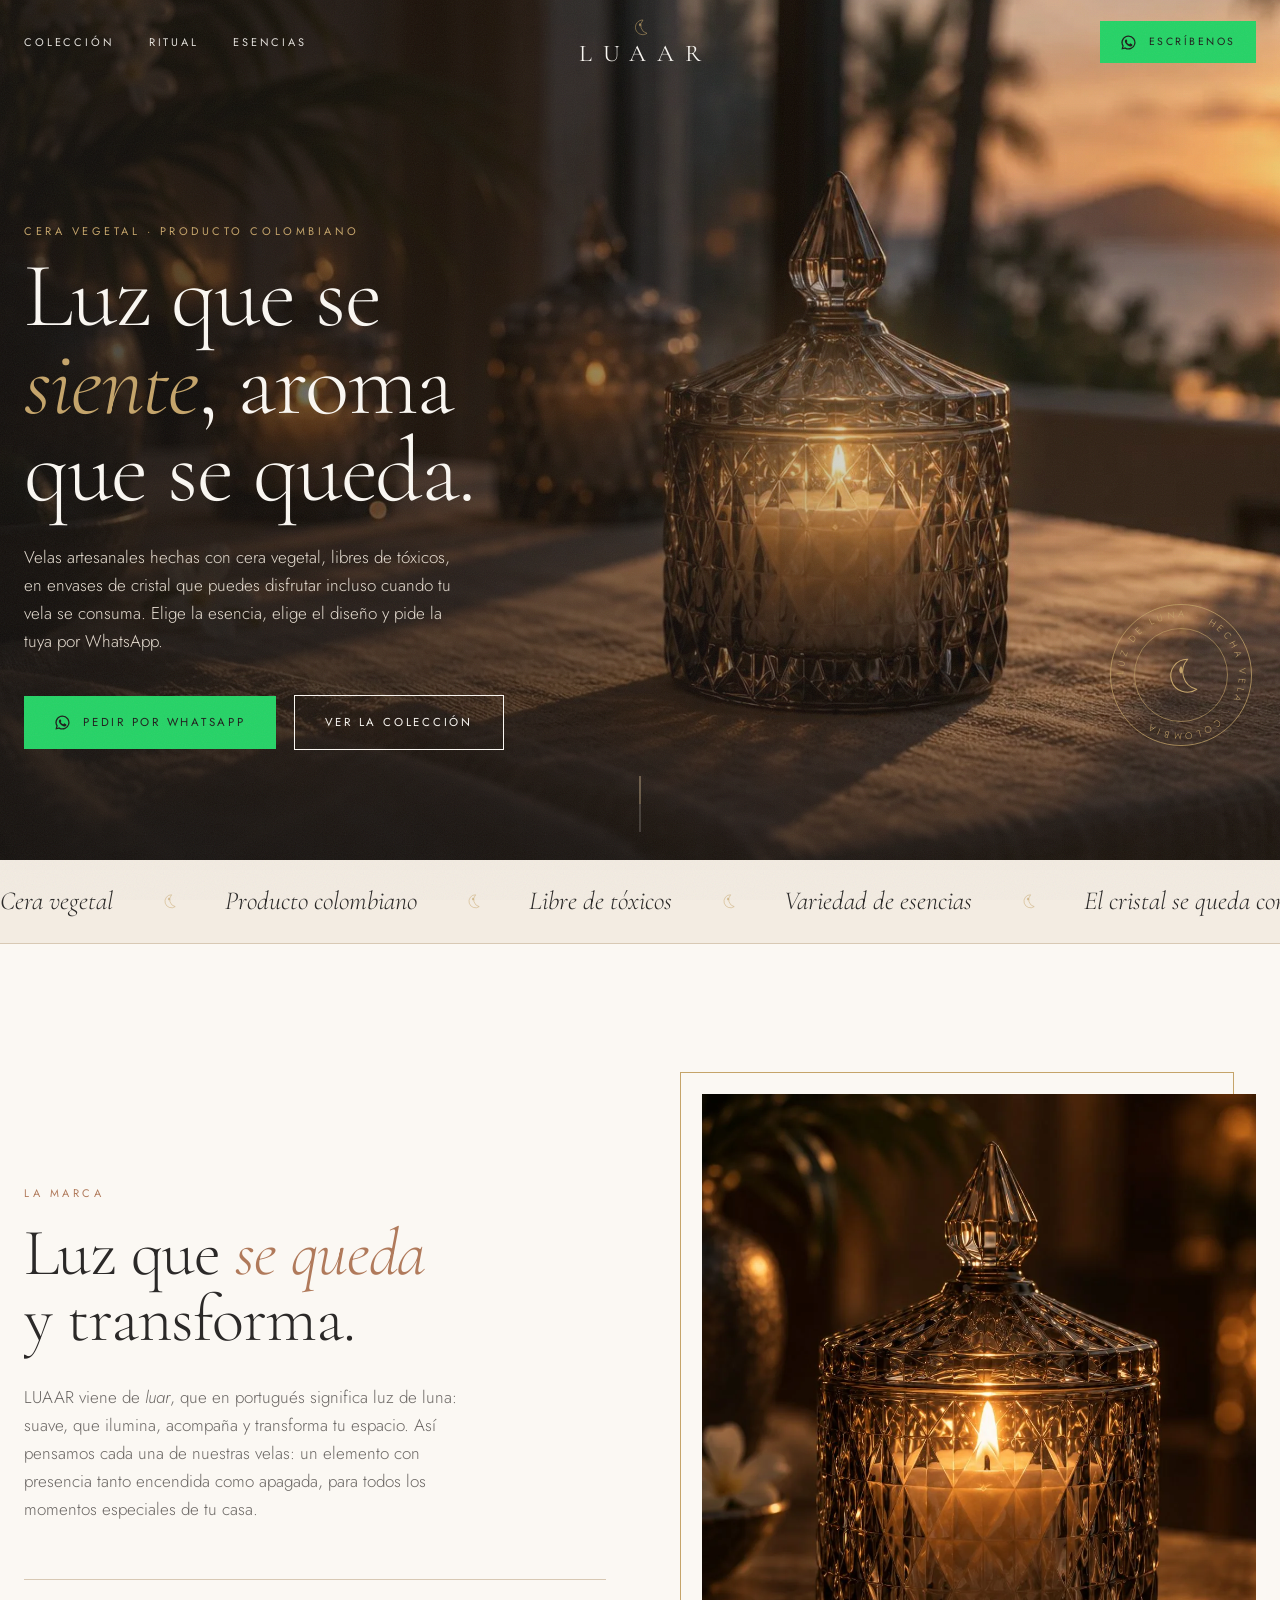
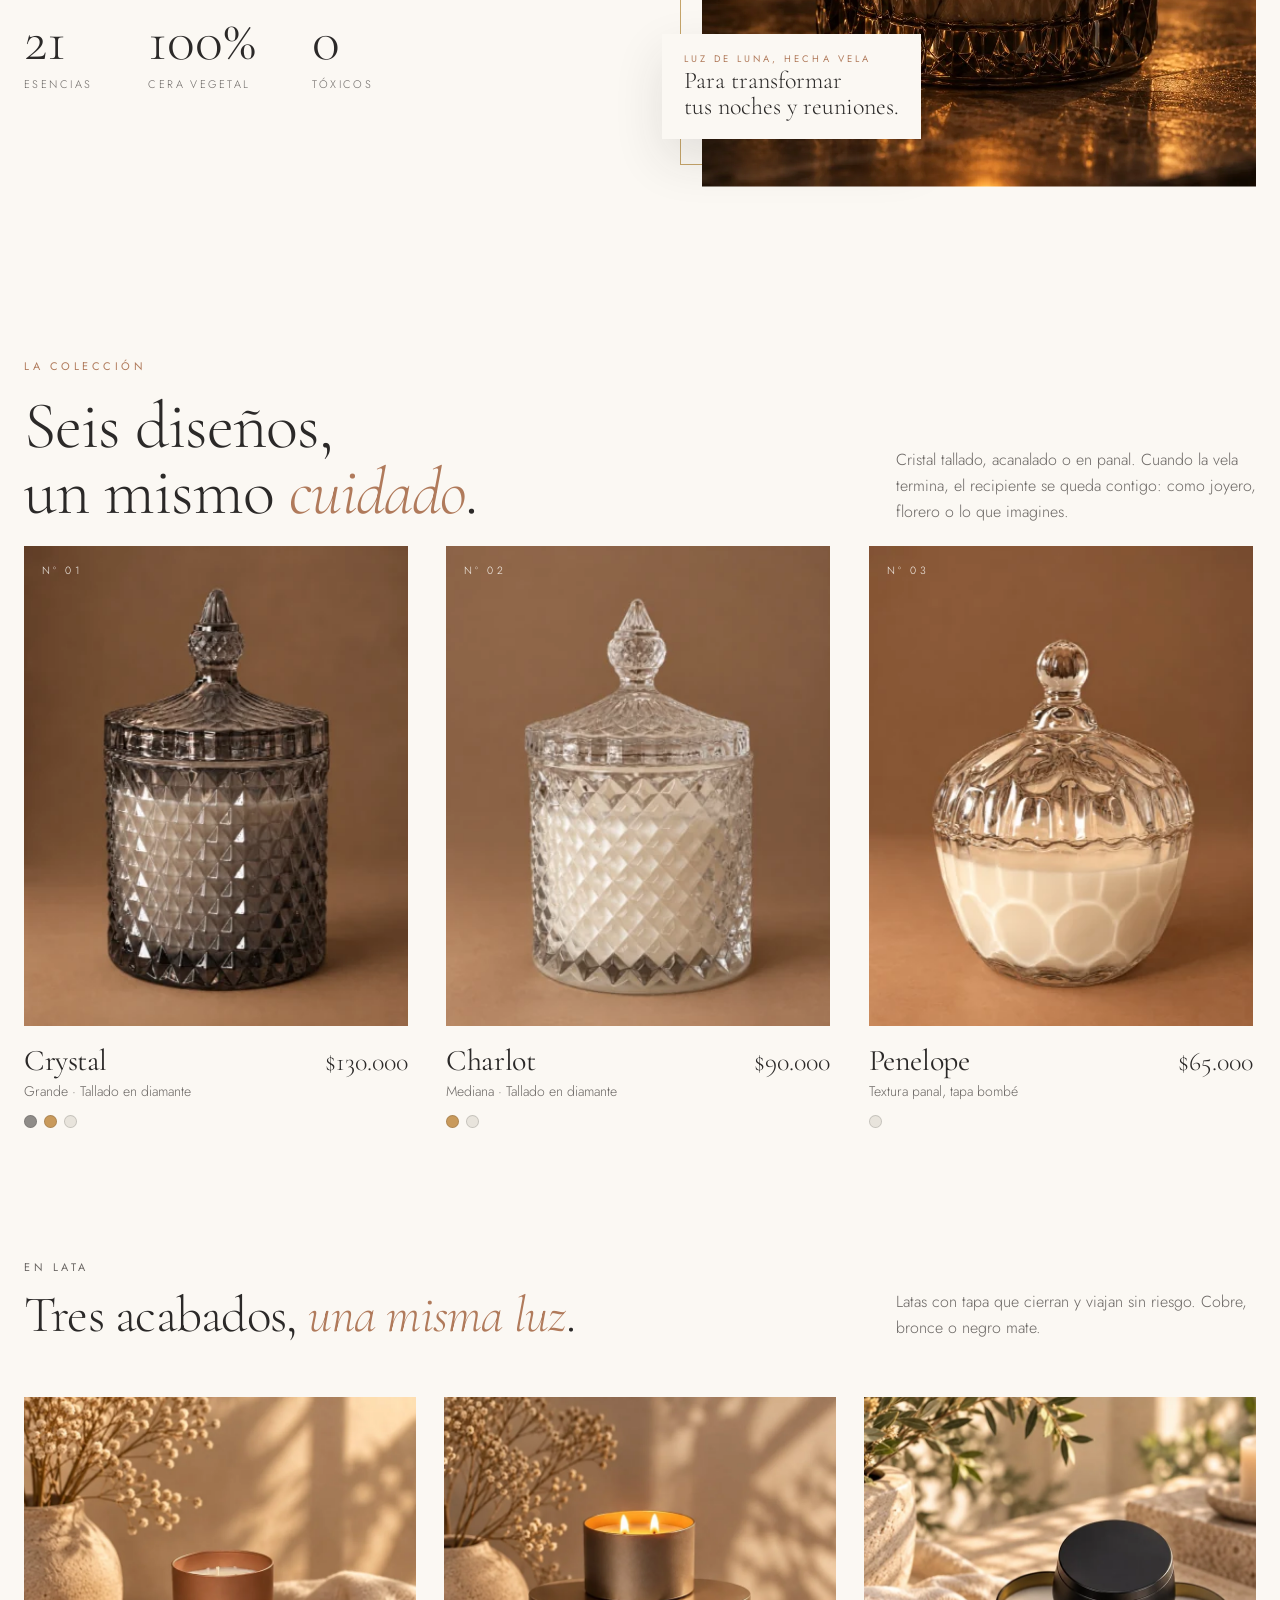
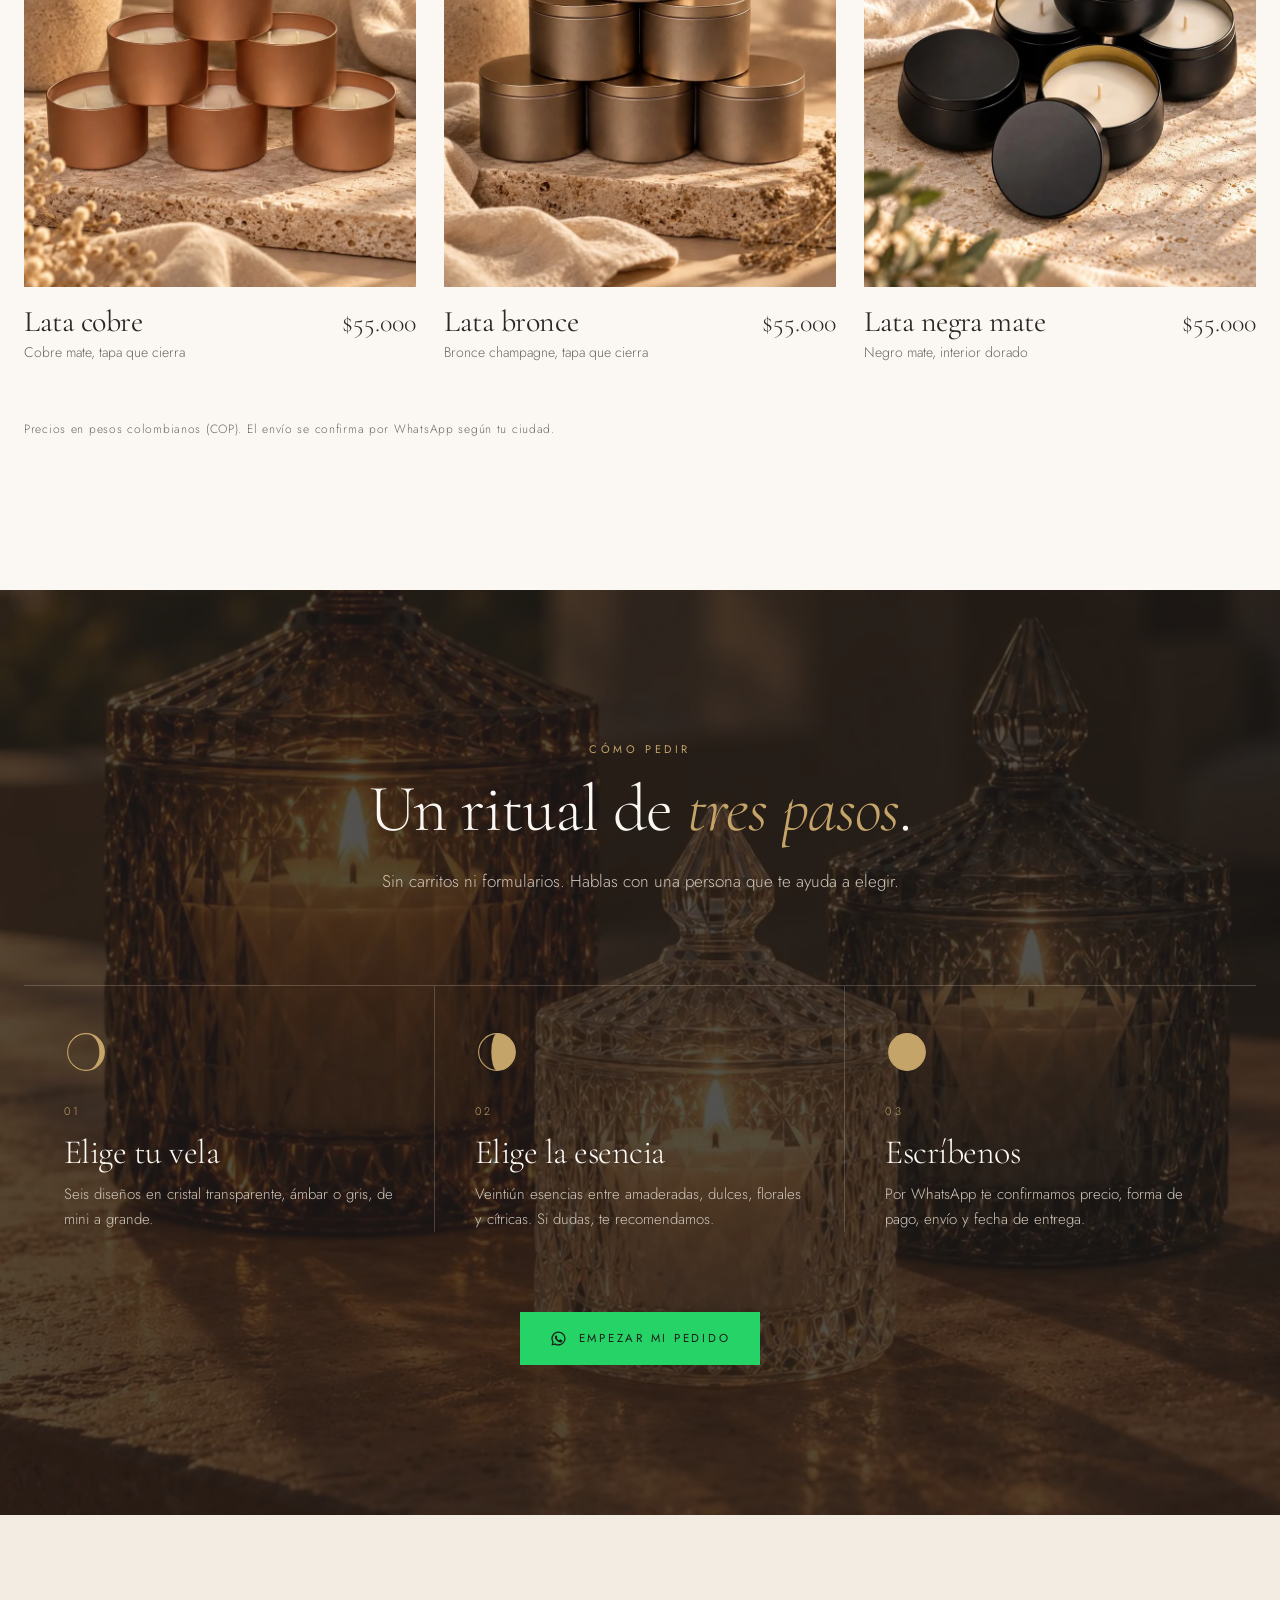
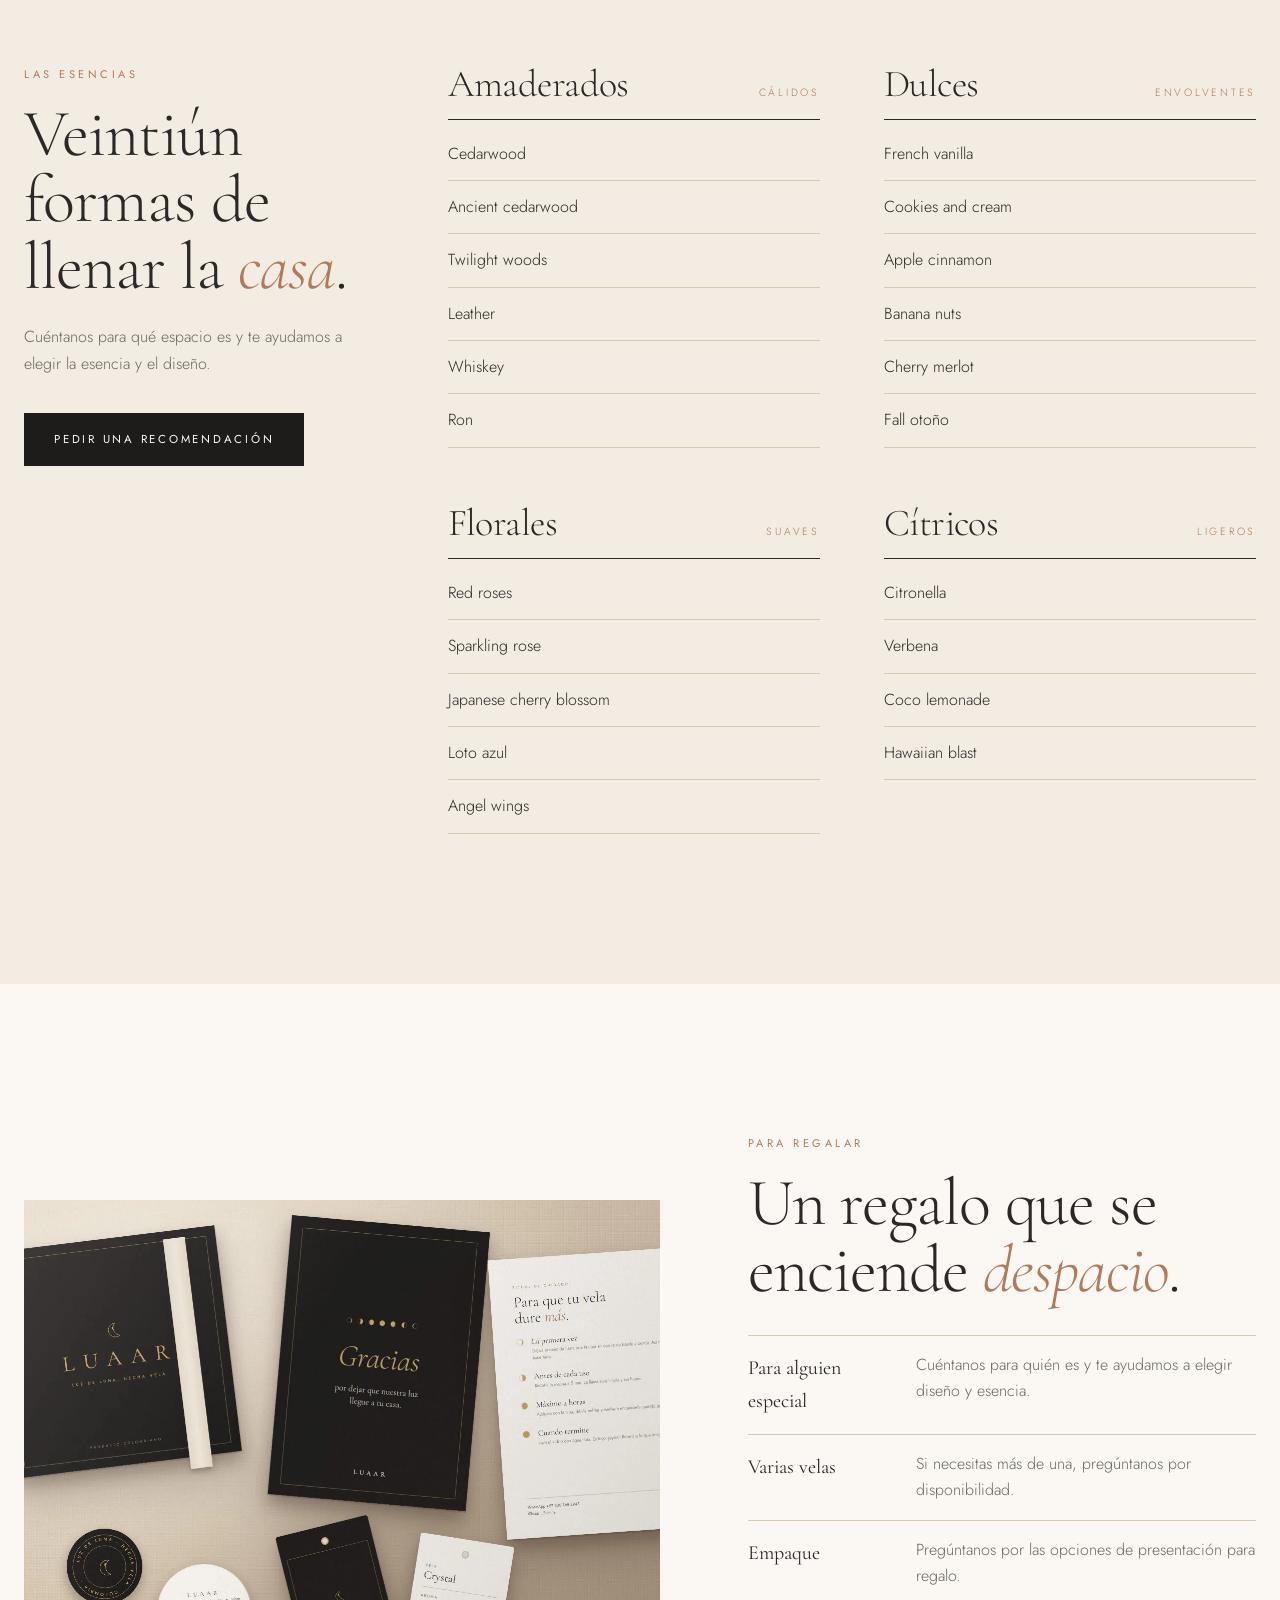
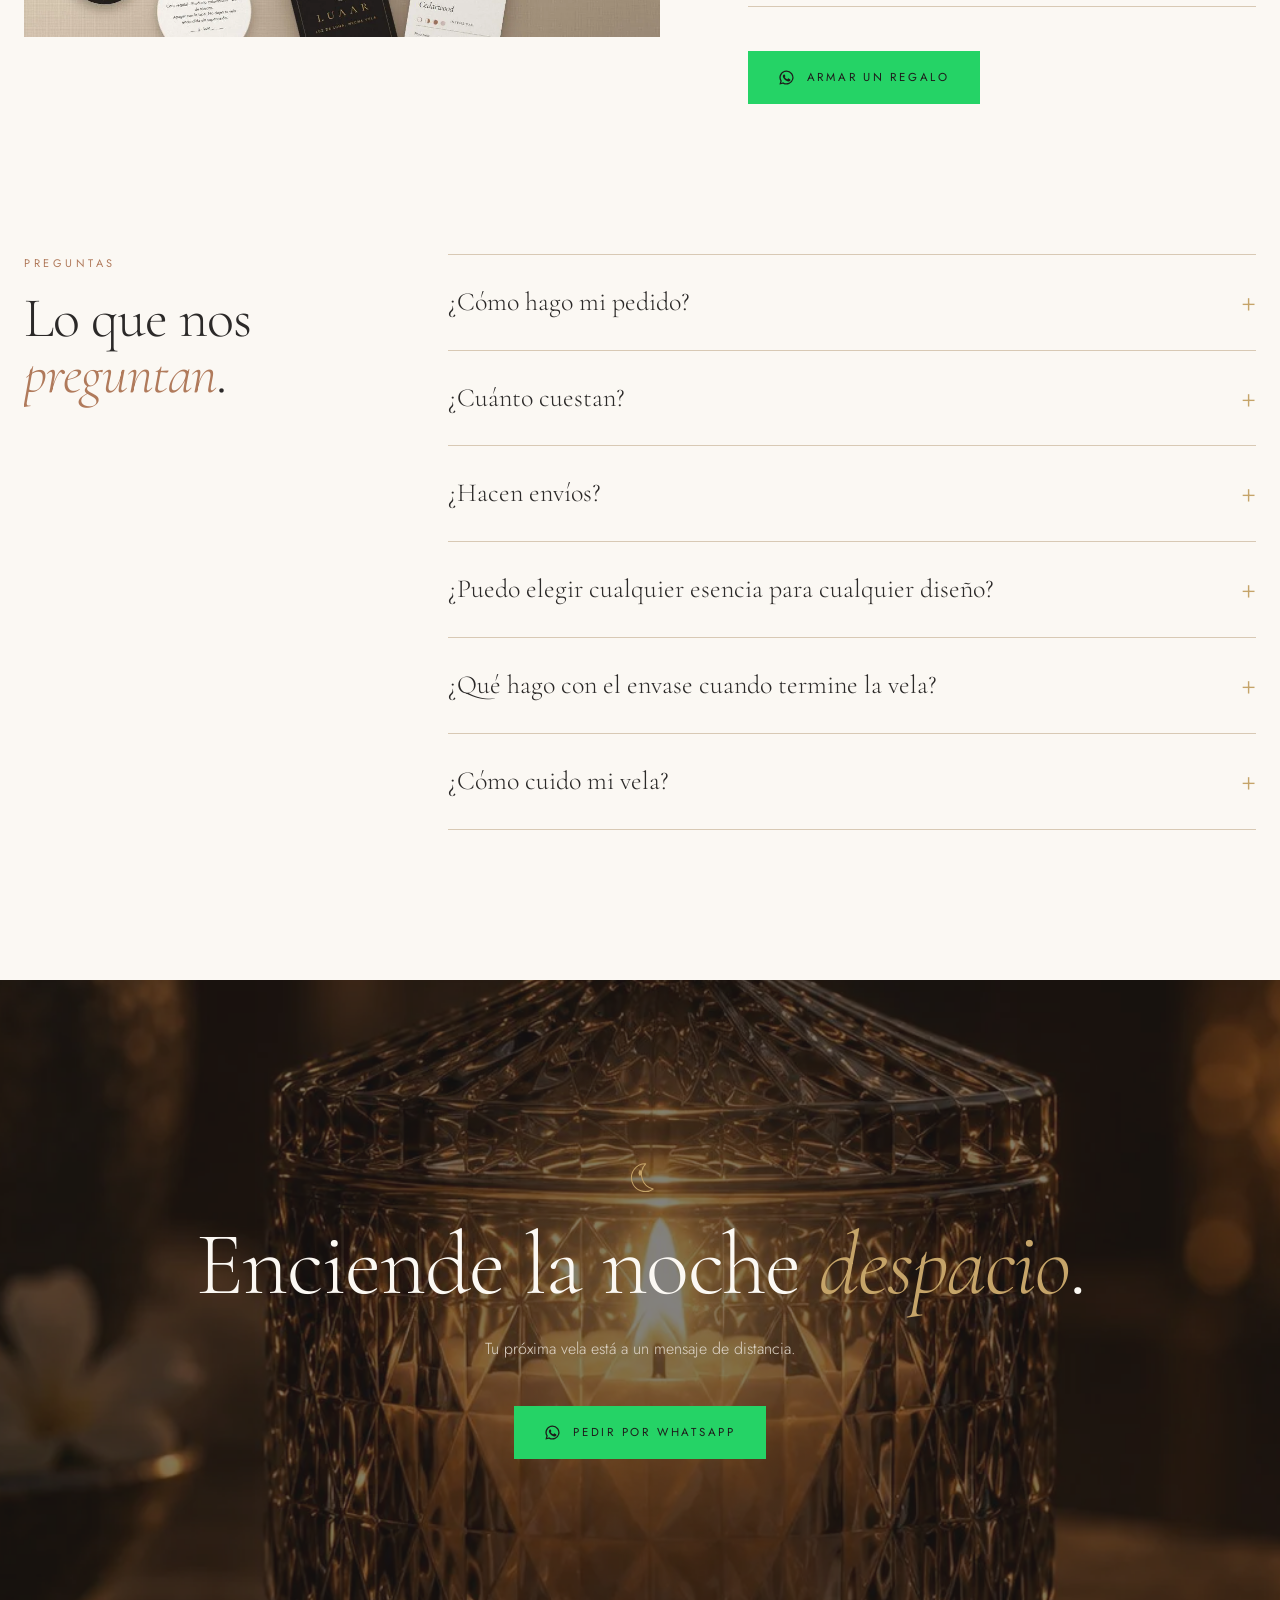
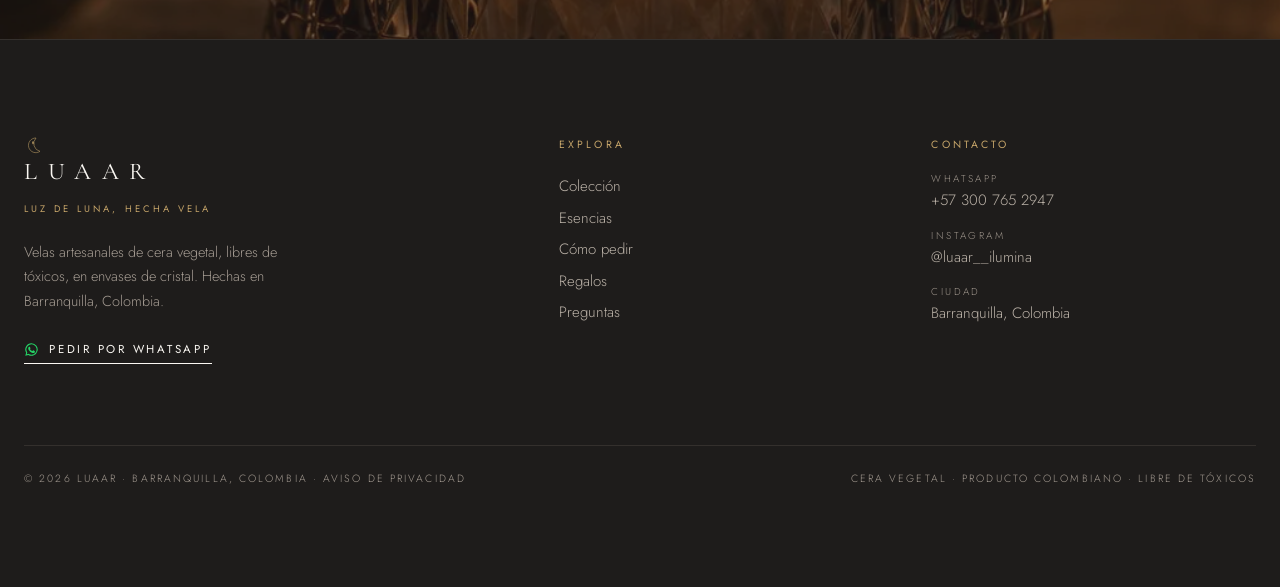
<file: index.html>
<!doctype html>
<html lang="es">
<head>
<meta charset="utf-8">
<meta name="viewport" content="width=device-width, initial-scale=1">
<title>LUAAR · Velas artesanales de cera vegetal en cristal</title>
<meta name="description" content="Velas artesanales de cera vegetal, libres de tóxicos, en envases de cristal. Elige la esencia y el diseño, y pide la tuya por WhatsApp.">
<meta property="og:locale" content="es_CO">
<meta name="twitter:card" content="summary_large_image">
<meta property="og:title" content="LUAAR · Luz de luna, hecha vela">
<meta property="og:description" content="Velas artesanales de cera vegetal en envases de cristal. Hechas en Barranquilla, Colombia.">
<script>document.documentElement.className+=" js";</script>
<link rel="canonical" href="https://luaarilumina.com/">
<meta property="og:url" content="https://luaarilumina.com/">
<meta property="og:image" content="https://luaarilumina.com/img/og-luaar.jpg">
<meta property="og:image:width" content="1200">
<meta property="og:image:height" content="630">
<meta property="og:image:alt" content="LUAAR, luz de luna hecha vela: logo sobre una vela encendida">
<meta name="twitter:image" content="https://luaarilumina.com/img/og-luaar.jpg">
<meta property="og:type" content="website">
<link rel="icon" href="data:image/svg+xml,%3Csvg xmlns=%22http://www.w3.org/2000/svg%22 viewBox=%220 0 54 54%22%3E%3Cpath d=%22M36 6a22 22 0 1 0 12 40A24 24 0 0 1 36 6z%22 fill=%22none%22 stroke=%22%23C5A469%22 stroke-width=%223%22/%3E%3C/svg%3E">
<link rel="apple-touch-icon" href="img/icono-180.png">
<link rel="icon" type="image/png" sizes="192x192" href="img/icono-192.png">
<meta name="theme-color" content="#1E1C1B">
<link rel="preconnect" href="https://fonts.googleapis.com">
<link rel="preconnect" href="https://fonts.gstatic.com" crossorigin>
<link href="https://fonts.googleapis.com/css2?family=Cormorant+Garamond:ital,wght@0,300;0,400;0,500;1,300;1,400&family=Jost:wght@300;400;500&display=swap" rel="stylesheet">
<style>
:root{--luna:#FBF8F3;--crema:#F3ECE2;--arena:#D8C9B4;--dorado:#C5A469;--brasa:#B07A5B;--humo:#6B6764;--noche:#2B2928;--tinta:#1E1C1B;--wa:#25D366;
  --serif:'Cormorant Garamond',Georgia,serif;--sans:'Jost',Arial,sans-serif;--ease:cubic-bezier(.2,.7,.2,1)}
*{box-sizing:border-box;margin:0;padding:0}
html{scroll-behavior:smooth}
section[id]{scroll-margin-top:96px}
body{font-family:var(--sans);font-weight:300;color:var(--noche);background:var(--luna);line-height:1.65;-webkit-font-smoothing:antialiased;overflow-x:hidden;overflow-x:clip}
/* scroll suave (Lenis) */
html.lenis,html.lenis body{height:auto}.lenis.lenis-smooth{scroll-behavior:auto!important}.lenis.lenis-stopped{overflow:hidden}
a{color:inherit;text-decoration:none}
img{display:block;max-width:100%}
.wrap{width:min(1280px,calc(100% - 48px));margin:0 auto}
/* grano */
body::after{content:"";position:fixed;inset:0;pointer-events:none;z-index:999;opacity:.07;background-image:url("data:image/svg+xml;utf8,<svg xmlns='http://www.w3.org/2000/svg' width='200' height='200'><filter id='n'><feTurbulence type='fractalNoise' baseFrequency='.9' numOctaves='2' stitchTiles='stitch'/></filter><rect width='100%' height='100%' filter='url(%23n)'/></svg>")}
.cap{font-size:11px;letter-spacing:.32em;text-transform:uppercase;font-weight:400}
.gold{color:var(--brasa)}.dk .gold,.hero .gold,.end .gold,footer .gold{color:var(--dorado)}
.serif{font-family:var(--serif);font-weight:300}
h1,h2,h3{font-family:var(--serif);font-weight:300;letter-spacing:-.015em;line-height:1}
h2{font-size:clamp(40px,5.2vw,76px)}
em{font-style:italic;color:var(--brasa)}
.dk em{color:var(--dorado)}
.sym{display:inline-block;width:20px;height:20px;vertical-align:middle}
.sym svg,.seal svg,.ph svg{width:100%;height:100%;display:block}

/* botones */
.btn{position:relative;display:inline-flex;align-items:center;gap:12px;padding:17px 30px;font-size:11.5px;letter-spacing:.24em;text-transform:uppercase;font-weight:400;overflow:hidden;transition:color .4s var(--ease)}
.btn span,.btn svg{position:relative;z-index:1}
.btn::before{content:"";position:absolute;inset:0;transform:translateY(101%);transition:transform .5s var(--ease)}
.btn:hover::before{transform:none}
.btn svg{width:17px;height:17px;fill:currentColor}
.btn-wa{background:var(--wa);color:var(--tinta)}.btn-wa:hover{color:#fff}.btn-wa::before{background:var(--tinta)}
.btn-ln{border:1px solid currentColor}.btn-ln::before{background:var(--luna)}.btn-ln:hover{color:var(--tinta)}
.btn-dk{background:var(--tinta);color:var(--luna)}.btn-dk::before{background:var(--brasa)}
.lnk{display:inline-flex;align-items:center;gap:10px;font-size:11.5px;letter-spacing:.24em;text-transform:uppercase;font-weight:400;padding-bottom:6px;background:linear-gradient(currentColor,currentColor) 0 100%/100% 1px no-repeat;transition:background-size .5s var(--ease)}
.lnk:hover{background-size:30% 1px}
.lnk svg{width:15px;height:15px;fill:var(--wa)}

/* header */
header{position:fixed;inset:0 0 auto;z-index:50;color:var(--luna);transition:background .4s,color .4s,box-shadow .4s}
header.solid{background:rgba(251,248,243,.94);-webkit-backdrop-filter:blur(12px);backdrop-filter:blur(12px);color:var(--noche);box-shadow:0 1px 0 var(--arena)}
header .wrap{display:grid;grid-template-columns:1fr auto 1fr;align-items:center;height:84px}
header nav{display:flex;gap:34px}
header nav a{font-size:11px;letter-spacing:.26em;text-transform:uppercase;font-weight:400;opacity:.9}
header nav a:hover{opacity:1;color:var(--dorado)}
.logo{display:flex;flex-direction:column;align-items:center;gap:6px}
.logo .sym{width:18px;height:18px}
.logo b{font-family:var(--serif);font-weight:400;font-size:24px;letter-spacing:.44em;padding-left:.44em;line-height:1}
header .r{justify-self:end}
header .btn{padding:12px 20px;font-size:10.5px}

/* hero */
.hero{position:relative;display:flex;min-height:min(100vh,980px);color:var(--luna);overflow:hidden;background:var(--tinta)}
.hero .bg{position:absolute;inset:-4%;background:url(img/ambiente-hero.webp) 62% 50%/cover;animation:kb 18s var(--ease) forwards;scale:calc(1 + var(--hp,0)*.15)}
@keyframes kb{from{transform:scale(1.08)}to{transform:scale(1)}}
.hero::after{content:"";position:absolute;inset:0;background:linear-gradient(90deg,rgba(20,17,15,.82) 0%,rgba(20,17,15,.45) 45%,rgba(20,17,15,.05) 75%),linear-gradient(0deg,rgba(20,17,15,.6),transparent 40%)}
.hero .hin{position:relative;z-index:2;display:flex;flex-direction:column;justify-content:flex-end;padding:170px 0 110px;translate:0 calc(var(--hp,0)*-70px);opacity:calc(1 - var(--hp,0)*1.3)}
.hero h1{font-size:clamp(56px,7.2vw,112px);max-width:12ch;line-height:.95}
.hero em{color:var(--dorado)}
.hero .cap{font-size:11px;margin:0 0 12px}
.up{animation:up 1.3s var(--ease) both}.u1{animation-delay:.15s}.u2{animation-delay:.6s}.u3{animation-delay:.75s}
@keyframes up{from{opacity:0;transform:translateY(30px)}}
.hero p:not(.cap){max-width:44ch;font-size:17px;color:#e6ddd1;margin:28px 0 40px}
.hero .ctas{display:flex;gap:18px;flex-wrap:wrap;align-items:center}
.hero .seal{position:absolute;right:max(24px,calc((100% - 1280px)/2));bottom:110px;width:150px;height:150px;z-index:2;animation:spin 40s linear infinite}
@keyframes spin{to{transform:rotate(360deg)}}
.hero .scroll{position:absolute;left:50%;bottom:28px;z-index:2;transform:translateX(-50%);width:1px;height:56px;background:rgba(251,248,243,.35);overflow:hidden}
.hero .scroll::after{content:"";position:absolute;left:0;top:0;width:1px;height:50%;background:var(--dorado);animation:drop 2.2s var(--ease) infinite}
@keyframes drop{from{transform:translateY(-100%)}to{transform:translateY(200%)}}

/* marquee */
.mq{background:var(--crema);border-bottom:1px solid var(--arena);overflow:hidden;white-space:nowrap;padding:20px 0}
.mq div{display:inline-flex;gap:48px;align-items:center;animation:mq 38s linear infinite;padding-right:48px}
.mq span{font-family:var(--serif);font-style:italic;font-size:26px;color:var(--noche)}
.mq i{display:inline-block;width:16px;height:16px}
@keyframes mq{to{transform:translateX(-100%)}}

/* intro */
.intro{padding:150px 0 130px}
.intro .wrap{display:grid;grid-template-columns:1.05fr 1fr;gap:96px;align-items:center}
.intro .txt h2{max-width:none}
.intro .txt p:not(.cap){font-size:17px;color:var(--humo);max-width:46ch;margin-top:30px}
.intro .stats{display:flex;gap:56px;margin-top:56px;padding-top:32px;border-top:1px solid var(--arena)}
.intro .stats b{display:block;font-family:var(--serif);font-weight:300;font-size:58px;line-height:1;color:var(--noche)}
.intro .stats span{font-size:11px;letter-spacing:.22em;text-transform:uppercase;color:var(--humo)}
.frame{position:relative}
.frame .img{aspect-ratio:4/5;overflow:hidden}
.frame .img img{width:100%;height:100%;object-fit:cover;transition:transform 1.4s var(--ease)}
.frame:hover .img img{transform:scale(1.04)}
.frame::before{content:"";position:absolute;inset:-22px 22px 22px -22px;border:1px solid var(--dorado);z-index:-1}
.frame .tagc{position:absolute;left:-40px;bottom:48px;background:var(--luna);padding:18px 22px;box-shadow:0 20px 50px rgba(43,41,40,.12)}
.frame .tagc .serif{font-size:24px;line-height:1.1}

/* colección */
.col{padding:40px 0 150px}
.col .head{display:flex;justify-content:space-between;align-items:flex-end;gap:40px;margin-bottom:20px}
.col .head p:not(.cap){max-width:40ch;color:var(--humo)}
.grid{display:grid;grid-template-columns:repeat(3,1fr);gap:44px 28px}
.card{position:relative}
.card:focus-within .ov{transform:none}
@media (hover:none){.card .ov{transform:none;padding:12px;background:linear-gradient(transparent,rgba(20,17,15,.55))}}
.card.big{grid-column:span 2;grid-row:span 2}
.card .img{position:relative;aspect-ratio:4/5;overflow:hidden;background:#8b6447}
.card .img img{width:100%;height:100%;object-fit:cover;transition:transform 1.2s var(--ease),filter 1.2s}
.card:hover .img img{transform:scale(1.06)}
.card .no{position:absolute;top:16px;left:18px;color:var(--luna);font-size:10.5px;letter-spacing:.3em;z-index:2}
.card .ov{position:absolute;z-index:2;inset:auto 0 0;padding:20px;background:linear-gradient(transparent,rgba(20,17,15,.75));transform:translateY(100%);transition:transform .6s var(--ease);display:flex;justify-content:center}
.card:hover .ov{transform:none}
.card .ov .btn{padding:13px 20px;font-size:10px}
.card .meta{display:flex;justify-content:space-between;align-items:baseline;margin-top:20px;gap:10px}
.card h3{font-size:30px;font-weight:400}
.card.big h3{font-size:44px}
.card .sz{font-size:10.5px;letter-spacing:.26em;text-transform:uppercase;color:var(--brasa)}
.card .d{font-size:14px;color:var(--humo);margin-top:4px}
.dots{display:flex;gap:7px;margin-top:12px}
.dots i{width:13px;height:13px;border-radius:50%;box-shadow:inset 0 0 0 1px rgba(43,41,40,.18)}
.pr{font-family:var(--serif);font-size:26px;line-height:1;color:var(--noche);white-space:nowrap}
.pr.ask{font-family:var(--sans);font-size:10.5px;letter-spacing:.24em;text-transform:uppercase;color:var(--humo)}
.sub{margin:120px 0 56px;display:flex;justify-content:space-between;align-items:flex-end;gap:40px}
.sub h3{font-size:clamp(34px,4vw,56px)}
.sub p{color:var(--humo);max-width:40ch}
.note{margin-top:56px;font-size:12px;letter-spacing:.06em;color:var(--humo)}
@media(max-width:720px){.sub{flex-direction:column;align-items:flex-start;gap:16px;margin:80px 0 36px}.pr{font-size:22px}.note{margin-top:36px}}

/* ritual */
.rit{position:relative;color:var(--luna);padding:150px 0;overflow:hidden;background:var(--tinta)}
.rit .bg{position:absolute;inset:0;background:url(img/ambiente-mesa.webp) center 70%/cover;opacity:.24}
.rit .wrap{position:relative}
.rit .top{text-align:center;max-width:760px;margin:0 auto 90px}
.rit .top p:not(.cap){color:#cfc5b9;margin-top:24px;font-size:17px}
.steps{display:grid;grid-template-columns:repeat(3,1fr);gap:0;border-top:1px solid rgba(216,201,180,.25)}
.step{padding:44px 40px 0;border-right:1px solid rgba(216,201,180,.25)}
.step:last-child{border-right:0}
.step .ph{width:44px;height:44px;margin-bottom:28px}
.step h3{font-size:34px;margin-bottom:12px}
.step p{color:#cfc5b9;font-size:15px}
.step .n{font-size:11px;letter-spacing:.3em;color:var(--dorado);margin-bottom:16px}

/* aromas */
.aro{padding:150px 0;background:var(--crema)}
.aro .wrap{display:grid;grid-template-columns:.85fr 2fr;gap:80px}
.aro .side{position:sticky;top:120px;align-self:start}
.aro .side p:not(.cap){color:var(--humo);margin:24px 0 36px;max-width:36ch}
.legend{display:flex;gap:16px;align-items:center;margin-top:28px;font-size:11px;letter-spacing:.2em;text-transform:uppercase;color:var(--humo)}
.legend i{width:14px;height:14px;display:inline-block}
.fams{display:grid;grid-template-columns:1fr 1fr;gap:56px 64px}
.fam h3{font-size:38px;display:flex;justify-content:space-between;align-items:baseline;padding-bottom:16px;border-bottom:1px solid var(--noche);margin-bottom:8px}
.fam h3 small{font-family:var(--sans);font-size:10.5px;letter-spacing:.26em;text-transform:uppercase;color:var(--brasa)}
.fam ul{list-style:none}
.fam li{display:flex;justify-content:space-between;align-items:center;padding:13px 0;border-bottom:1px solid var(--arena);font-size:16px;transition:padding .4s var(--ease),color .3s}
.fam li:hover{padding-left:10px;color:var(--brasa)}
.fam li i{width:13px;height:13px;display:inline-block}

/* regalo */
.reg{padding:150px 0}
.reg .wrap{display:grid;grid-template-columns:1.25fr 1fr;gap:88px;align-items:center}
.reg .img{aspect-ratio:16/11;overflow:hidden}
.reg .img img{width:100%;height:100%;object-fit:cover}
.reg ul{list-style:none;margin:32px 0 44px;border-top:1px solid var(--arena)}
.reg li{display:flex;gap:18px;padding:16px 0;border-bottom:1px solid var(--arena);color:var(--humo)}
.reg li b{font-family:var(--serif);font-weight:400;font-size:20px;color:var(--noche);min-width:150px}

/* faq */
.faq{padding:0 0 150px}
.faq .wrap{display:grid;grid-template-columns:.85fr 2fr;gap:80px}
details{border-bottom:1px solid var(--arena);padding:26px 0}
details:first-of-type{border-top:1px solid var(--arena)}
summary{list-style:none;cursor:pointer;display:flex;justify-content:space-between;align-items:center;font-family:var(--serif);font-size:26px}
summary::-webkit-details-marker{display:none}
summary::after{content:"+";font-family:var(--sans);font-weight:300;font-size:26px;color:var(--dorado);transition:transform .4s var(--ease)}
details[open] summary::after{transform:rotate(45deg)}
details p{color:var(--humo);margin-top:14px;max-width:62ch}

/* cierre */
.end{position:relative;color:var(--luna);text-align:center;padding:180px 0;overflow:hidden;background:var(--tinta)}
.end .bg{position:absolute;inset:0;background:url(img/ambiente-noche.webp) center/cover;opacity:.45}
.end .wrap{position:relative}
.end h2{font-size:clamp(48px,7vw,104px)}
.end p{color:#e0d6ca;margin:26px auto 44px;max-width:44ch}

footer{background:var(--tinta);color:#b9b0a6;padding:96px 0 100px;border-top:1px solid #34302d}
footer .top{display:grid;grid-template-columns:1.5fr 1fr 1fr;gap:48px}
footer .logo{align-items:flex-start;color:var(--luna)}
footer .logo b{padding-left:0}
footer h3{font-family:var(--sans);line-height:1.65;letter-spacing:.3em;font-size:10.5px;letter-spacing:.3em;text-transform:uppercase;color:var(--dorado);font-weight:400;margin-bottom:18px}
footer ul{list-style:none;font-size:15px;line-height:2.1}
footer a:hover{color:var(--luna)}
footer .bot{margin-top:80px;padding-top:24px;border-top:1px solid #34302d;display:flex;justify-content:space-between;font-size:10.5px;letter-spacing:.2em;text-transform:uppercase;color:#a39a91}

.fab{position:fixed;right:22px;bottom:22px;z-index:60;width:60px;height:60px;border-radius:50%;background:var(--wa);display:flex;align-items:center;justify-content:center;box-shadow:0 12px 30px rgba(0,0,0,.25);transform:scale(0);visibility:hidden;transition:transform .5s var(--ease),visibility 0s .5s}
.fab.on{transform:scale(1);visibility:visible;transition-delay:0s}
.fab svg{width:28px;height:28px;fill:#fff}

/* aparición */
.js .rv{opacity:0;transform:translateY(34px);transition:opacity 1.1s var(--ease),transform 1.1s var(--ease)}
.js .rv.in{opacity:1;transform:none}
.d1{transition-delay:.1s}.d2{transition-delay:.2s}.d3{transition-delay:.3s}

footer .fd{margin-top:22px;max-width:34ch;font-size:14.5px;line-height:1.7;color:#a39a91}
footer .fb .lnk{margin-top:26px;color:var(--luna)}
footer .kv li{line-height:1.5;margin-bottom:16px}
footer .kv .k{display:block;font-size:10px;letter-spacing:.24em;text-transform:uppercase;color:#9d948b;margin-bottom:3px}

/* === motion: luz de luna === */
.sw{display:inline-block;overflow:hidden;vertical-align:top;padding:.12em .08em .18em 0;margin:-.12em -.08em -.18em 0}
.sw>span{display:inline-block;transform:translate3d(0,112%,0);transition:transform 1.3s var(--ease);transition-delay:calc(var(--i)*70ms + var(--d,0ms))}
.split.in .sw>span{transform:none}
.js .split{visibility:hidden}.js .split.ready{visibility:visible}
.nw{white-space:nowrap}
.js .ls{transition:clip-path 1.6s var(--ease),opacity 1.6s var(--ease),translate 1.6s var(--ease)}
.js .ls:not(.in){clip-path:inset(0 100% 0 0);opacity:0;translate:-10px 0}
.js:not(.fonts) .up{animation-play-state:paused}
.js:not(.fonts) .hero .hin{visibility:hidden}
.js .cur{clip-path:inset(100% 0 0 0);transition:clip-path 1.8s var(--ease)}
.js .cur.in{clip-path:inset(0 0 0 0)}
.js .cur img{transform:scale(1.22)}
.js .cur.in img{transform:none;transition:transform 2.4s var(--ease)}
.frame::before{transition:transform 1.6s var(--ease) .6s,opacity 1.6s var(--ease) .6s}
.js .frame:not(.in)::before{opacity:0;transform:translate(26px,-26px)}
.d6{transition-delay:.9s}
/* brillo de vela que respira */
.hero .bg::after{content:"";position:absolute;left:var(--fx,64%);top:var(--fy,53%);width:var(--gw,600px);height:var(--gw,600px);margin:calc(var(--gw,600px)/-2) 0 0 calc(var(--gw,600px)/-2);border-radius:50%;pointer-events:none;mix-blend-mode:screen;background:radial-gradient(closest-side,rgba(255,196,120,.40),rgba(255,166,86,.13) 45%,rgba(255,166,86,0) 75%);animation:breathe 5.5s ease-in-out infinite alternate,flick 3.6s linear infinite}
@keyframes breathe{from{transform:scale(.85)}to{transform:scale(1.12)}}
@keyframes flick{0%,100%{opacity:.82}10%{opacity:1}22%{opacity:.74}35%{opacity:.96}48%{opacity:.8}63%{opacity:1}78%{opacity:.86}90%{opacity:.95}}
/* luna que se llena al bajar */
.moon{position:fixed;left:22px;bottom:22px;z-index:60;width:48px;height:48px;border-radius:50%;padding:11px;background:rgba(30,28,27,.82);-webkit-backdrop-filter:blur(8px);backdrop-filter:blur(8px);box-shadow:0 10px 26px rgba(0,0,0,.22);transform:scale(0);visibility:hidden;transition:transform .5s var(--ease),background .3s,visibility 0s .5s}
.moon.on{transform:scale(1);visibility:visible;transition-delay:0s}
.moon:hover{background:var(--tinta)}
.moon svg{width:100%;height:100%;display:block}

/* === 3D: luna, vitrina horizontal, fotos con profundidad === */
#luna{position:fixed;left:0;top:0;z-index:59;pointer-events:none;transform-origin:0 0;will-change:transform;transition:opacity .5s}
.has-moon .moon,.has-moon .moon:hover{background:none;box-shadow:none;-webkit-backdrop-filter:none;backdrop-filter:none}
[data-depth]{scale:var(--ds,1.1);translate:0 var(--dy,0px)}
.end .bg::after{content:"";position:absolute;left:var(--fx,50%);top:var(--fy,50%);width:var(--gw,500px);height:var(--gw,500px);margin:calc(var(--gw,500px)/-2) 0 0 calc(var(--gw,500px)/-2);border-radius:50%;pointer-events:none;mix-blend-mode:screen;background:radial-gradient(closest-side,rgba(255,196,120,.5),rgba(255,166,86,.16) 45%,rgba(255,166,86,0) 75%);animation:breathe 6s ease-in-out infinite alternate,flick 3.9s linear infinite}
.hs{position:relative}
.hs-in{position:sticky;top:0;height:100vh;height:100svh;overflow:hidden;overflow:clip;display:flex;flex-direction:column;justify-content:center;gap:28px;padding-top:56px}
.track{display:flex;gap:clamp(18px,3vw,44px);padding:0 max(24px,calc((100vw - 1280px)/2));width:max-content;will-change:transform}
.track .card{flex:none;width:clamp(220px,min(30vw,calc((100vh - 300px)*.8)),400px);width:clamp(220px,min(30vw,calc((100svh - 300px)*.8)),400px)}
.card .img{transform-origin:50% 50%}
.card .img::after{content:"";position:absolute;inset:0;z-index:1;pointer-events:none;background:radial-gradient(circle at var(--gx,50%) var(--gy,20%),rgba(255,238,205,.34),rgba(255,238,205,0) 55%);opacity:0;transition:opacity .5s var(--ease)}
.card .img.lit::after{opacity:1}
.hs-ui{display:flex;align-items:center;gap:24px;color:var(--humo);padding:0 56px}
.hs-ui .cap{font-size:10.5px;white-space:nowrap}
.hs-bar{flex:1;height:1px;background:var(--arena);position:relative;overflow:hidden}
.hs-bar i{position:absolute;inset:0;background:var(--brasa);transform-origin:0 50%;transform:scaleX(0)}
.hs-arr{position:absolute;z-index:4;top:var(--at,45%);width:52px;height:52px;margin-top:-26px;padding:0;border:0;border-radius:50%;background:var(--luna);color:var(--tinta);display:flex;align-items:center;justify-content:center;cursor:pointer;box-shadow:0 8px 22px rgba(30,28,27,.24);transition:opacity .35s var(--ease),transform .35s var(--ease)}
.hs-arr svg{width:20px;height:20px}
.hs-arr.prev{left:max(16px,calc((100vw - 1280px)/2 - 26px))}.hs-arr.next{right:max(16px,calc((100vw - 1280px)/2 - 26px))}
.hs-arr:hover{transform:scale(1.07)}.hs-arr:focus-visible{outline:2px solid var(--dorado);outline-offset:3px}
.hs-arr[disabled]{opacity:0;pointer-events:none}
.still .hs-arr,.hs-off .hs-arr{display:none}
.js .fam li{opacity:0;translate:-14px 0;transition:opacity .9s var(--ease),translate .9s var(--ease),padding .4s var(--ease),color .3s;transition-delay:calc(var(--i,0)*70ms + .25s),calc(var(--i,0)*70ms + .25s),0s,0s}
.fam.in li{opacity:1;translate:0 0}
.still .hs,.hs-off .hs{height:auto!important}.still .hs-in,.hs-off .hs-in{position:static;height:auto;overflow-x:auto;padding:0 0 10px}.still .track,.hs-off .track{transform:none!important}.still .hs-ui,.hs-off .hs-ui{display:none}
.hs-off .track .card{width:min(260px,70vw)}

@media (min-width:1021px) and (max-height:760px){.hero h1{font-size:clamp(56px,5.6vw,84px)}.hero .hin{padding:118px 0 64px}.hero p:not(.cap){margin:20px 0 28px}}
/* === pop-up de bienvenida (descuento en la primera compra) === */
.pop{position:fixed;inset:0;z-index:80;display:flex;align-items:center;justify-content:center;padding:20px}
.pop[hidden]{display:none}
html.pop-open,html.pop-open body{overflow:hidden}
.pop-bg{position:absolute;inset:0;background:rgba(20,17,15,.62);-webkit-backdrop-filter:blur(6px);backdrop-filter:blur(6px);opacity:0;transition:opacity .5s var(--ease)}
.pop-card{position:relative;display:grid;grid-template-columns:.9fr 1fr;width:min(860px,100%);max-height:calc(100vh - 40px);max-height:calc(100svh - 40px);overflow:auto;overscroll-behavior:contain;background:var(--luna);box-shadow:0 18px 40px rgba(0,0,0,.28);opacity:0;transform:translateY(26px);transition:opacity .6s var(--ease),transform .6s var(--ease)}
.pop-card:focus{outline:none}
.pop.on .pop-bg{opacity:1}.pop.on .pop-card{opacity:1;transform:none}
.pop-img{background:url(img/ambiente-noche.webp) 50% 45%/cover;min-height:100%}
.pop-body{padding:48px 44px 40px}
.pop h2{font-size:clamp(34px,4vw,48px);margin:14px 0}
.pop h2:focus{outline:none}
.pop-p{color:var(--humo);font-size:15px;margin-bottom:22px}
.pop label{display:block;font-size:10.5px;letter-spacing:.22em;text-transform:uppercase;color:var(--humo);margin-bottom:14px}
.pop input:not([type=checkbox]){display:block;width:100%;margin-top:6px;padding:10px 0;border:0;border-bottom:1px solid var(--arena);border-radius:0;background:none;font:300 16px/1.4 var(--sans);color:var(--noche);letter-spacing:0;text-transform:none}
.pop input:focus{outline:none;border-bottom-color:var(--brasa)}
.pop input[aria-invalid]{border-bottom-color:#9C4A2F}
.pop .chk{display:flex;gap:10px;align-items:flex-start;text-transform:none;letter-spacing:0;font-size:12.5px;line-height:1.5;margin:18px 0 4px}
.pop .chk input{margin-top:3px;width:16px;height:16px;flex:none;accent-color:var(--brasa)}
.pop .chk a{text-decoration:underline}
.pop-err{min-height:20px;font-size:13px;color:#9C4A2F;margin:6px 0 10px}
.pop-errwa{display:inline-block;margin:-4px 0 12px;font-size:13px;text-decoration:underline;color:var(--noche)}
.pop-errwa[hidden]{display:none}
.pop .btn{width:100%;justify-content:center;border:0;cursor:pointer;font-family:var(--sans)}
.pop .btn[disabled]{opacity:.6;cursor:wait}
.pop-small{font-size:11.5px;color:var(--humo);margin-top:12px;text-align:center}
.pop-x{position:absolute;top:10px;right:12px;z-index:2;width:44px;height:44px;border:0;background:none;font:300 30px/1 var(--sans);color:var(--noche);cursor:pointer}
.pop .hp{position:absolute;left:-9999px;width:1px;height:1px;opacity:0}
#pop-paso2 .btn{margin-top:22px}
@media (max-width:720px) and (max-height:760px){.pop-img{display:none}.pop .pop-x{color:var(--noche);background:none}}
@media (max-width:720px) and (max-height:600px){.pop .cap{display:none}.pop h2{font-size:28px;margin:2px 0 8px}.pop-p{margin-bottom:10px}}
@media (min-width:721px) and (max-height:760px){.pop-body{padding:30px 36px 26px}.pop h2{font-size:36px;margin:8px 0 10px}.pop-p{margin-bottom:14px}.pop label{margin-bottom:10px}.pop .chk{margin:12px 0 2px}}
@media (max-width:720px){
  .pop{padding:0;align-items:flex-end}
  .pop-card{grid-template-columns:1fr;max-height:92vh;max-height:92svh;transform:translateY(40px)}
  .pop-img{min-height:0;height:110px}
  .pop-body{padding:24px 22px 22px}
  .pop h2{font-size:32px;margin:10px 0}
  .pop-p{font-size:14px;margin-bottom:14px}
  .pop label{margin-bottom:8px}
  .pop input:not([type=checkbox]){padding:8px 0}
  .pop .chk{margin:12px 0 2px}
  .pop-x{top:8px;right:8px;color:var(--luna);background:rgba(20,17,15,.4);border-radius:50%}
}

@media (max-width:1020px){
  .frame .tagc{left:-12px}
  header nav{display:none}
  header .wrap{grid-template-columns:auto 1fr auto}
  header .r{grid-column:3}
  .logo{grid-column:1;align-items:flex-start}.logo b{padding-left:0}
  .intro .wrap,.reg .wrap,.aro .wrap,.faq .wrap{grid-template-columns:1fr;gap:56px}
  .aro .side{position:static}
  .grid{grid-template-columns:1fr 1fr}
  .card.big{grid-column:span 2;grid-row:auto}
  .steps{grid-template-columns:1fr}
  .step{border-right:0;border-bottom:1px solid rgba(216,201,180,.25);padding:36px 0}
  footer .top{grid-template-columns:1fr 1fr}
}
@media (max-width:640px){
  .wrap{width:calc(100% - 32px)}
  header .wrap{height:70px}
  header .btn span{display:none}header .btn{padding:12px}
  .hero{min-height:100svh}
  .hero .hin{padding:120px 0 90px}
  .hero .bg{background-position:68% 50%}
  .hero::after{background:linear-gradient(0deg,rgba(20,17,15,.9) 0%,rgba(20,17,15,.55) 50%,rgba(20,17,15,.2) 100%)}
  .hero h1{font-size:46px;max-width:none}
  .hero p:not(.cap){font-size:16px;margin:20px 0 30px}
  .hero .bg{background-image:url(img/ambiente-noche.webp);background-position:50% 15%}
  .hero .seal{width:96px;height:96px;top:96px;bottom:auto;right:16px}
  .mq span{font-size:21px}
  .intro,.col,.aro,.reg,.rit{padding-top:90px;padding-bottom:90px}
  .col{padding-top:10px}
  .intro .stats{gap:28px}.intro .stats b{font-size:44px}
  .frame::before{inset:-12px 12px 12px -12px}
  .frame .tagc{left:-8px;bottom:20px;padding:14px 16px}
  .col .head{flex-direction:column;align-items:flex-start;margin-bottom:44px}
  .grid{gap:36px 14px}
  .card h3{font-size:24px}.card.big h3{font-size:34px}
  .card .meta{flex-direction:column;gap:2px}
  .card .ov{transform:none;padding:12px;background:linear-gradient(transparent,rgba(20,17,15,.55))}
  .card .ov .btn{padding:10px 14px;font-size:9px;letter-spacing:.16em}
  .card .ov .btn span{display:none}
  .fams{grid-template-columns:1fr;gap:44px}
  .reg li{flex-direction:column;gap:2px}
  summary{font-size:22px}
  .end{padding:120px 0}
  footer .top{grid-template-columns:1fr}
  footer .bot{flex-direction:column;gap:10px}
  .moon{width:44px;height:44px;padding:10px;left:16px;bottom:22px}
  .has-moon .hero .seal{display:none}
  .track .card{width:min(74vw,calc((100vh - 300px)*.8));width:min(74vw,calc((100svh - 300px)*.8))}
  .hs-hint{display:none}
  .hs-arr{width:46px;height:46px;margin-top:-23px}.hs-arr.prev{left:10px}.hs-arr.next{right:10px}
}
html.static *{animation:none!important;transition:none!important}html.static .rv{opacity:1;transform:none}html.static .hero{min-height:860px!important}@media (max-width:640px){html.static .hero{min-height:780px!important}}
@media (prefers-reduced-motion:reduce){html{scroll-behavior:auto}*{animation:none!important;transition:none!important}.rv{opacity:1;transform:none}}
</style>
</head>
<body>

<header id="hd"><div class="wrap">
  <nav><a href="#coleccion">Colección</a><a href="#ritual">Ritual</a><a href="#esencias">Esencias</a></nav>
  <a class="logo" href="#top" aria-label="LUAAR, inicio"><i class="sym" data-sym></i><b>LUAAR</b></a>
  <div class="r"><a class="btn btn-wa" href="#" aria-label="Escríbenos por WhatsApp" data-wa="Hola LUAAR, quiero información sobre sus velas."><i class="ico"></i><span>Escríbenos</span></a></div>
</div></header>

<section class="hero" id="top">
  <div class="bg" role="img" aria-hidden="true"></div>
  <div class="wrap hin">
    <p class="cap gold ls">Cera vegetal · Producto colombiano</p>
    <h1 class="split" style="--d:250ms">Luz que se <em>siente</em>, aroma que se queda.</h1>
    <p class="up u2">Velas artesanales hechas con cera vegetal, libres de tóxicos, en envases de cristal que puedes disfrutar incluso cuando tu vela se consuma. Elige la esencia, elige el diseño y pide la tuya por WhatsApp.</p>
    <div class="ctas up u3">
      <a class="btn btn-wa" href="#" data-wa="Hola LUAAR, quiero pedir una vela."><i class="ico"></i><span>Pedir por WhatsApp</span></a>
      <a class="btn btn-ln" href="#coleccion"><span>Ver la colección</span></a>
    </div>
  </div>
  <div class="seal" data-seal="#C5A469"></div>
  <div class="scroll"></div>
</section>

<div class="mq" aria-hidden="true"><div id="mq"></div></div>

<section class="intro"><div class="wrap">
  <div class="txt">
    <p class="cap gold ls">La marca</p>
    <h2 class="split" style="margin-top:18px">Luz que <em>se queda</em><br>y transforma.</h2>
    <p class="rv d2">LUAAR viene de <i>luar</i>, que en portugués significa luz de luna: suave, que ilumina, acompaña y transforma tu espacio. Así pensamos cada una de nuestras velas: un elemento con presencia tanto encendida como apagada, para todos los momentos especiales de tu casa.</p>
    <div class="stats rv d3"><div><b data-to="21">21</b><span>Esencias</span></div><div><b data-to="100" data-suf="%">100%</b><span>Cera vegetal</span></div><div><b>0</b><span>Tóxicos</span></div></div>
  </div>
  <div class="frame">
    <div class="img cur"><img src="img/ambiente-noche.webp" alt="" loading="lazy" data-depth="50"></div>
    <div class="tagc rv d6"><div class="cap" style="font-size:9.5px;color:var(--brasa)">Luz de luna, hecha vela</div><div class="serif">Para transformar<br>tus noches y reuniones.</div></div>
  </div>
</div></section>

<section class="col" id="coleccion"><div class="wrap">
  <div class="head">
    <div><p class="cap gold ls">La colección</p><h2 class="split" style="margin-top:18px">Seis diseños,<br>un mismo <em>cuidado</em>.</h2></div>
    <p class="rv d2">Cristal tallado, acanalado o en panal. Cuando la vela termina, el recipiente se queda contigo: como joyero, florero o lo que imagines.</p>
  </div>
</div>
  <div class="hs" id="hs"><div class="hs-in">
    <div class="track" id="grid"></div>
    <button class="hs-arr prev" id="hs-prev" type="button" aria-label="Ver la vela anterior" disabled><svg viewBox="0 0 24 24" fill="none" stroke="currentColor" stroke-width="1.6" stroke-linecap="round" stroke-linejoin="round" aria-hidden="true"><path d="M15 5l-7 7 7 7"/></svg></button>
    <button class="hs-arr next" id="hs-next" type="button" aria-label="Ver la siguiente vela"><svg viewBox="0 0 24 24" fill="none" stroke="currentColor" stroke-width="1.6" stroke-linecap="round" stroke-linejoin="round" aria-hidden="true"><path d="M9 5l7 7-7 7"/></svg></button>
    <div class="hs-ui wrap"><span class="cap" id="hs-n">01 / 06</span><span class="hs-bar"><i id="hs-bar"></i></span><span class="cap hs-hint">Sigue bajando</span></div>
  </div></div>
  <div class="wrap">
  <div class="sub"><div><p class="cap gold ls">En lata</p><h3 class="split" style="margin-top:14px">Tres acabados, <em>una misma luz</em>.</h3></div><p class="rv d2">Latas con tapa que cierran y viajan sin riesgo. Cobre, bronce o negro mate.</p></div>
  <div class="grid" id="latas"></div>
  <p class="note rv">Precios en pesos colombianos (COP). El envío se confirma por WhatsApp según tu ciudad.</p>
</div></section>

<section class="rit dk" id="ritual"><div class="bg" data-depth="60"></div><div class="wrap">
  <div class="top"><p class="cap gold ls">Cómo pedir</p><h2 class="split" style="margin-top:18px">Un ritual de <em>tres pasos</em>.</h2><p class="rv d2">Sin carritos ni formularios. Hablas con una persona que te ayuda a elegir.</p></div>
  <div class="steps">
    <div class="step rv"><div class="ph" data-phase=".12"></div><div class="n">01</div><h3>Elige tu vela</h3><p>Seis diseños en cristal transparente, ámbar o gris, de mini a grande.</p></div>
    <div class="step rv d1"><div class="ph" data-phase=".3"></div><div class="n">02</div><h3>Elige la esencia</h3><p>Veintiún esencias entre amaderadas, dulces, florales y cítricas. Si dudas, te recomendamos.</p></div>
    <div class="step rv d2"><div class="ph" data-phase=".5"></div><div class="n">03</div><h3>Escríbenos</h3><p>Por WhatsApp te confirmamos precio, forma de pago, envío y fecha de entrega.</p></div>
  </div>
  <div style="text-align:center;margin-top:80px" class="rv"><a class="btn btn-wa" href="#" data-wa="Hola LUAAR, quiero empezar mi pedido."><i class="ico"></i><span>Empezar mi pedido</span></a></div>
</div></section>

<section class="aro" id="esencias"><div class="wrap">
  <div class="side">
    <p class="cap gold ls">Las esencias</p>
    <h2 class="split" style="margin-top:18px">Veintiún formas de llenar la <em>casa</em>.</h2>
    <p class="rv d2">Cuéntanos para qué espacio es y te ayudamos a elegir la esencia y el diseño.</p>
    <a class="btn btn-dk rv d3" href="#" data-wa="Hola LUAAR, quiero que me recomienden una esencia."><span>Pedir una recomendación</span></a>
    
  </div>
  <div class="fams" id="fams"></div>
</div></section>

<section class="reg" id="regalos"><div class="wrap">
  <div class="img cur"><img src="img/empaque.webp" alt="Empaque de regalo LUAAR: caja negra, tarjeta y etiquetas" loading="lazy" data-depth="50"></div>
  <div>
    <p class="cap gold ls">Para regalar</p>
    <h2 class="split" style="margin-top:18px">Un regalo que se enciende <em>despacio</em>.</h2>
    <ul class="rv d2">
      <li><b>Para alguien especial</b>Cuéntanos para quién es y te ayudamos a elegir diseño y esencia.</li>
      <li><b>Varias velas</b>Si necesitas más de una, pregúntanos por disponibilidad.</li>
      <li><b>Empaque</b>Pregúntanos por las opciones de presentación para regalo.</li>
    </ul>
    <a class="btn btn-wa rv d3" href="#" data-wa="Hola LUAAR, quiero armar un regalo."><i class="ico"></i><span>Armar un regalo</span></a>
  </div>
</div></section>

<section class="faq" id="preguntas"><div class="wrap">
  <div><p class="cap gold ls">Preguntas</p><h2 class="split" style="margin-top:18px;font-size:clamp(40px,4.4vw,60px)">Lo que nos <em>preguntan</em>.</h2></div>
  <div class="rv d2">
    <details><summary>¿Cómo hago mi pedido?</summary><p>Escríbenos por WhatsApp con el diseño y la esencia que te gustan. Te confirmamos precio, forma de pago y entrega en el chat.</p></details>
    <details><summary>¿Cuánto cuestan?</summary><p>Cada diseño tiene su precio en la colección, en pesos colombianos. El envío se confirma por WhatsApp según tu ciudad.</p></details>
    <details><summary>¿Hacen envíos?</summary><p>Escríbenos con tu ciudad y te contamos las opciones de entrega y su costo.</p></details>
    <details><summary>¿Puedo elegir cualquier esencia para cualquier diseño?</summary><p>Escríbenos con el diseño y la esencia que te gustan y te confirmamos la disponibilidad.</p></details>
    <details><summary>¿Qué hago con el envase cuando termine la vela?</summary><p>Lávalo con agua tibia y úsalo como joyero, florero o recipiente decorativo. El cristal es tuyo.</p></details>
    <details><summary>¿Cómo cuido mi vela?</summary><p>La primera vez, déjala encendida hasta que la cera se derrita de borde a borde. Recorta la mecha a 5 mm antes de cada uso, apágala con la tapa y nunca la dejes encendida sin supervisión.</p></details>
  </div>
</div></section>

<section class="end dk"><div class="bg" data-depth="70"></div><div class="wrap">
  <i class="sym rv" data-sym style="width:34px;height:34px"></i>
  <h2 class="split" style="margin-top:26px">Enciende la noche <em>despacio</em>.</h2>
  <p class="rv d2">Tu próxima vela está a un mensaje de distancia.</p>
  <a class="btn btn-wa rv d3" href="#" data-wa="Hola LUAAR, quiero pedir una vela."><i class="ico"></i><span>Pedir por WhatsApp</span></a>
</div></section>

<footer><div class="wrap">
  <div class="top">
    <div class="fb"><a class="logo" href="#top"><i class="sym" data-sym></i><b>LUAAR</b></a><p class="cap gold" style="margin-top:18px;font-size:9.5px">Luz de luna, hecha vela</p>
      <p class="fd">Velas artesanales de cera vegetal, libres de tóxicos, en envases de cristal. Hechas en Barranquilla, Colombia.</p>
      <a class="lnk" href="#" data-wa="Hola LUAAR, quiero pedir una vela."><i class="ico"></i>Pedir por WhatsApp</a></div>
    <div><h3>Explora</h3><ul><li><a href="#coleccion">Colección</a></li><li><a href="#esencias">Esencias</a></li><li><a href="#ritual">Cómo pedir</a></li><li><a href="#regalos">Regalos</a></li><li><a href="#preguntas">Preguntas</a></li></ul></div>
    <div><h3>Contacto</h3><ul class="kv">
      <li><span class="k">WhatsApp</span><a href="#" data-wa="Hola LUAAR." id="wa-num">+57 300 765 2947</a></li>
      <li><span class="k">Instagram</span><a href="#" id="ig">@luaar__ilumina</a></li>
      <li id="tt-li" hidden><span class="k">TikTok</span><a href="#" id="tt">TikTok</a></li>
      <li><span class="k">Ciudad</span>Barranquilla, Colombia</li></ul></div>
    <!-- Pedidos: oculto hasta tener los datos reales de envíos, pagos y horario (quitar «hidden» para mostrarlo) -->
    <div hidden><h3>Pedidos</h3><ul class="kv">
      <li><span class="k">Envíos</span>________</li>
      <li><span class="k">Pagos</span>________</li>
      <li><span class="k">Horario</span>________</li></ul></div>
  </div>
  <div class="bot"><span>© 2026 LUAAR · Barranquilla, Colombia · <a href="privacidad.html">Aviso de privacidad</a></span><span>Cera vegetal · Producto colombiano · Libre de tóxicos</span></div>
</div></footer>

<div class="pop" id="pop" data-descuento="10%" hidden>
  <div class="pop-bg" data-close></div>
  <div class="pop-card" role="dialog" aria-modal="true" aria-labelledby="pop-t" tabindex="-1">
    <button class="pop-x" type="button" data-close aria-label="Cerrar">&times;</button>
    <div class="pop-img" aria-hidden="true"></div>
    <div class="pop-body">
      <div id="pop-paso1">
        <p class="cap gold">Bienvenida</p>
        <h2 id="pop-t"><span data-desc>10%</span> en tu <em>primera&nbsp;vela</em>.</h2>
        <p class="pop-p">Déjanos tus datos y te guardamos un <span data-desc>10%</span> de descuento para tu primera compra.</p>
        <form id="pop-form" novalidate>
          <label>Nombre<input name="nombre" autocomplete="given-name" maxlength="80" required></label>
          <label>Correo<input name="correo" type="email" inputmode="email" autocomplete="email" maxlength="120" required></label>
          <label>WhatsApp<input name="numero" type="tel" inputmode="tel" autocomplete="tel" maxlength="20" placeholder="Tu número" required></label>
          <input class="hp" name="web" tabindex="-1" autocomplete="off" aria-hidden="true">
          <label class="chk"><input type="checkbox" name="acepto" required><span>Acepto el <a href="privacidad.html" target="_blank" rel="noopener">aviso de privacidad</a> y autorizo a LUAAR a usar mis datos para guardarme el descuento, atender mi pedido y enviarme novedades.</span></label>
          <p class="pop-err" id="pop-err" role="alert"></p>
          <a class="pop-errwa" id="pop-errwa" href="#" hidden>Escribir por WhatsApp</a>
          <button class="btn btn-dk" type="submit"><span>Quiero mi descuento</span></button>
          <p class="pop-small">Válido una vez por persona, en tu primera compra.</p>
        </form>
      </div>
      <div id="pop-paso2" hidden>
        <p class="cap gold">Bienvenida</p>
        <h2 id="pop-t2" tabindex="-1"></h2>
        <p class="pop-p" id="pop-p2"></p>
        <a class="btn btn-wa" id="pop-wa2" href="#"><i class="ico"></i><span></span></a>
      </div>
    </div>
  </div>
</div>

<a class="fab" id="fab" href="#" data-wa="Hola LUAAR, quiero pedir una vela." aria-label="Escribir por WhatsApp"><i class="ico"></i></a>
<a class="moon" id="moon" href="#top" aria-label="Volver arriba"></a>

<script>if(navigator.webdriver)document.documentElement.classList.add("static");</script>
<script src="luaar.js"></script>
<script>
/* === Datos que se cambian aquí === */
var WHATSAPP = "573007652947";          // número con indicativo, sin + ni espacios
var INSTAGRAM = "https://www.instagram.com/luaar__ilumina/", TIKTOK = "#";      // enlaces a los perfiles
var REGISTRO_CLAVE = "671b9f66-e063-4be3-abbd-7e5dd53b3621";          // clave de Web3Forms: cada registro del pop-up llega como correo a LUAAR. Vacía = no conectado y el pop-up lo dice
var REGISTRO_ESPERA_MS = 12000;   // tiempo máximo esperando el envío antes de decir que no se pudo
var BIENVENIDA = {segundos: 12, scroll: .45};   // el pop-up sale a los 12 s o al bajar el 45 % de la página, una vez por persona

var VELAS = [
  {n:"Crystal", p:130000, sz:"Grande", d:"Tallado en diamante", img:"crystal.webp", colores:["#8f8c88","#c99a5b","#e8e4dc"], big:true},
  {n:"Charlot", p:90000, sz:"Mediana", d:"Tallado en diamante", img:"charlot.webp", colores:["#c99a5b","#e8e4dc"]},
  {n:"Penelope", p:65000, sz:"", d:"Textura panal, tapa bombé", img:"penelope.webp", colores:["#e8e4dc"]},
  {n:"Mini Reina", p:55000, sz:"Mini", d:"Tallado en diamante", img:"mini-reina.webp", pos:"22% 50%", colores:["#e8e4dc"]},
  {n:"Carpita", p:30000, sz:"", d:"Cristal acanalado, tapa cónica", img:"carpita.webp", colores:["#c99a5b"]},
  {n:"Circo", p:30000, sz:"", d:"Tapa tipo carpa, cuerpo acanalado", img:"circo.webp", colores:[]}
];
var LATAS = [
  {n:"Lata cobre", p:55000, d:"Cobre mate, tapa que cierra", img:"lata-cobre.webp"},
  {n:"Lata bronce", p:55000, d:"Bronce champagne, tapa que cierra", img:"lata-bronce.webp"},
  {n:"Lata negra mate", p:55000, d:"Negro mate, interior dorado", img:"lata-negra.webp"}
];
var AROMAS = {
  "Amaderados":{t:"Cálidos",l:[["Cedarwood",.38],["Ancient cedarwood",.5],["Twilight woods",.38],["Leather",.5],["Whiskey",.5],["Ron",.38]]},
  "Dulces":{t:"Envolventes",l:[["French vanilla",.25],["Cookies and cream",.38],["Apple cinnamon",.38],["Banana nuts",.25],["Cherry merlot",.38],["Fall otoño",.38]]},
  "Florales":{t:"Suaves",l:[["Red roses",.25],["Sparkling rose",.25],["Japanese cherry blossom",.12],["Loto azul",.12],["Angel wings",.25]]},
  "Cítricos":{t:"Ligeros",l:[["Citronella",.25],["Verbena",.12],["Coco lemonade",.12],["Hawaiian blast",.25]]}
};

function cop(n){return "$"+n.toLocaleString("es-CO");}
function precio(v){return v.p?'<span class="pr">'+cop(v.p)+'</span>':'<span class="pr ask">Consultar</span>';}
var ICO='<svg viewBox="0 0 24 24"><path d="M12 2a10 10 0 0 0-8.6 15.1L2 22l5-1.3A10 10 0 1 0 12 2zm0 18.2a8.2 8.2 0 0 1-4.2-1.2l-.3-.2-3 .8.8-2.9-.2-.3A8.2 8.2 0 1 1 12 20.2zm4.5-6.1c-.2-.1-1.5-.7-1.7-.8s-.4-.1-.6.1-.6.8-.8 1-.3.2-.5.1a6.7 6.7 0 0 1-3.3-2.9c-.3-.4.2-.4.7-1.3.1-.2 0-.3 0-.4l-.8-1.8c-.2-.5-.4-.4-.6-.4h-.5a1 1 0 0 0-.7.3 3 3 0 0 0-.9 2.2 5.2 5.2 0 0 0 1.1 2.8 12 12 0 0 0 4.6 4c1.7.7 2.3.8 3.1.7a2.7 2.7 0 0 0 1.8-1.3 2.2 2.2 0 0 0 .1-1.2c0-.2-.2-.2-.4-.3z"/></svg>';

document.getElementById("grid").innerHTML=VELAS.map(function(v,i){
  return '<article class="card rv"><div class="img cur"><span class="no">Nº 0'+(i+1)+'</span><img src="img/'+v.img+'"'+(v.pos?' style="object-position:'+v.pos+'"':'')+' alt="Vela '+v.n+' LUAAR" loading="lazy">'+
  '<div class="ov"><a class="btn btn-wa" href="#" aria-label="Pedir '+v.n+' por WhatsApp" data-wa="Hola LUAAR, quiero la vela '+v.n+'.">'+'<i class="ico"></i><span>Pedir '+v.n+'</span></a></div></div>'+
  '<div class="meta"><h3>'+v.n+'</h3>'+precio(v)+'</div><p class="d">'+(v.sz?v.sz+' · ':'')+v.d+'</p>'+
  '<div class="dots">'+v.colores.map(function(c){return '<i style="background:'+c+'"></i>';}).join("")+'</div></article>';}).join("");
document.getElementById("latas").innerHTML=LATAS.map(function(v,i){
  return '<article class="card rv'+(i%2?' d1':'')+'"><div class="img cur"><img src="img/'+v.img+'" alt="'+v.n+' LUAAR" loading="lazy">'+
  '<div class="ov"><a class="btn btn-wa" href="#" aria-label="Pedir '+v.n+' por WhatsApp" data-wa="Hola LUAAR, quiero la '+v.n.toLowerCase()+'. ¿Qué esencias tienen?">'+'<i class="ico"></i><span>Pedir</span></a></div></div>'+
  '<div class="meta"><h3>'+v.n+'</h3>'+precio(v)+'</div><p class="d">'+v.d+'</p></article>';}).join("");
document.getElementById("fams").innerHTML=Object.keys(AROMAS).map(function(k,i){var f=AROMAS[k];
  return '<div class="fam rv'+(i%2?' d1':'')+'"><h3>'+k+'<small>'+f.t+'</small></h3><ul>'+f.l.map(function(a,j){return '<li style="--i:'+j+'"><span>'+a[0]+'</span></li>';}).join("")+'</ul></div>';}).join("");
var words=["Cera vegetal","Producto colombiano","Libre de tóxicos","Variedad de esencias","El cristal se queda contigo","Pide por WhatsApp"];
var m="";for(var r=0;r<2;r++)words.forEach(function(w){m+='<span>'+w+'</span><i class="sym" data-sym></i>';});
document.getElementById("mq").innerHTML=m;
document.getElementById("mq").insertAdjacentHTML("afterend",'<div>'+m+'</div>');

/* símbolos, sello y fases */
document.querySelectorAll("i.ico").forEach(function(i){i.outerHTML=ICO;});
document.querySelectorAll("[data-wa]").forEach(function(a){a.href="https://wa.me/"+WHATSAPP+"?text="+encodeURIComponent(a.dataset.wa);a.target="_blank";a.rel="noopener";});
document.getElementById("ig").href=INSTAGRAM;document.getElementById("ig").target="_blank";document.getElementById("ig").rel="noopener";
document.getElementById("tt").href=TIKTOK;if(TIKTOK!=="#")document.getElementById("tt-li").hidden=false;
if(window.LUAAR){document.querySelectorAll("[data-sym]").forEach(function(e){e.innerHTML=LUAAR.sym(e.dataset.sym||"#C5A469");});
document.querySelectorAll("[data-seal]").forEach(function(e){e.innerHTML=LUAAR.seal(e.dataset.seal);});
document.querySelectorAll("[data-phase]").forEach(function(e){e.innerHTML=LUAAR.phase(+e.dataset.phase,e.dataset.c||"#C5A469");});}

/* === motion: luz de luna === */
var DOC=document.documentElement;
var STILL=DOC.classList.contains("static")||/[?&]captura/.test(location.search)||(window.matchMedia&&matchMedia("(prefers-reduced-motion: reduce)").matches);
var LIGHT=!!(window.matchMedia&&matchMedia("(max-width:720px), (hover:none)").matches);   /* celular: versión liviana */
if(STILL)DOC.classList.add("still");

/* títulos que suben palabra por palabra (la puntuación viaja pegada a la palabra en cursiva) */
function split(el){
  [].slice.call(el.querySelectorAll("em,i")).forEach(function(e){var n=e.nextSibling,m=n&&n.nodeType===3&&n.textContent.match(/^[^\s]+/);
    if(m){var w=document.createElement("span");w.className="nw";e.parentNode.insertBefore(w,e);w.appendChild(e);w.appendChild(document.createTextNode(m[0]));n.textContent=n.textContent.slice(m[0].length);}});
  var i=0;(function walk(node){[].slice.call(node.childNodes).forEach(function(c){
    if(c.nodeType===3){var f=document.createDocumentFragment();c.textContent.split(/(\s+)/).forEach(function(p){if(!p)return;
      if(/^\s+$/.test(p)){f.appendChild(document.createTextNode(p));return;}
      var o=document.createElement("span"),w=document.createElement("span");o.className="sw";w.textContent=p;w.style.setProperty("--i",i++);o.appendChild(w);f.appendChild(o);});
      c.parentNode.replaceChild(f,c);}
    else if(c.nodeType===1&&c.tagName!=="BR")walk(c);});})(el);}
document.querySelectorAll(".split").forEach(function(e){split(e);e.classList.add("ready");});

/* números que cuentan y fases de luna que se llenan */
function tween(ms,fn){var t0=0;function f(t){if(!t0)t0=t;var k=Math.min(1,(t-t0)/ms);fn(1-Math.pow(1-k,4));if(k<1)requestAnimationFrame(f);}requestAnimationFrame(f);}
function countUp(box){box.querySelectorAll("b[data-to]").forEach(function(b){var to=+b.dataset.to,suf=b.dataset.suf||"";
  b.style.minWidth=b.offsetWidth+"px";b.textContent="0"+suf;tween(1900,function(e){b.textContent=Math.round(to*e)+suf;});});}
function phaseIn(el){var to=+el.dataset.phase;tween(1500,function(e){el.innerHTML=LUAAR.phase(Math.max(.002,to*e),el.dataset.c||"#C5A469");});}

/* brillo sobre la llama de las fotos (portada y cierre) */
var FLAMES={"ambiente-hero":[1536,1024,988,545,620],"ambiente-noche":[1122,1402,578,690,560]};
function glow(){document.querySelectorAll(".hero .bg,.end .bg").forEach(function(b){var cs=getComputedStyle(b),k=Object.keys(FLAMES).filter(function(n){return cs.backgroundImage.indexOf(n)>=0;})[0];if(!k)return;
  var F=FLAMES[k],W=b.offsetWidth,H=b.offsetHeight,sc=Math.max(W/F[0],H/F[1]),pp=cs.backgroundPosition.split(" "),px=parseFloat(pp[0])/100,py=parseFloat(pp[1]||"50%")/100;
  b.style.setProperty("--fx",((W-F[0]*sc)*px+F[2]*sc)+"px");b.style.setProperty("--fy",((H-F[1]*sc)*py+F[3]*sc)+"px");b.style.setProperty("--gw",Math.round(F[4]*sc)+"px");});}

function hdH(){var h=document.getElementById("hd");return h?h.offsetHeight:84;}
/* scroll suave con inercia (solo computador) y enlaces internos */
var lenis=null;
if(!STILL&&!LIGHT){var ls=document.createElement("script");ls.src="https://cdn.jsdelivr.net/npm/lenis@1.1.13/dist/lenis.min.js";ls.async=true;
  ls.onload=function(){if(window.Lenis)lenis=new Lenis({lerp:.085,smoothWheel:true});};document.head.appendChild(ls);}
document.querySelectorAll('a[href^="#"]').forEach(function(a){a.addEventListener("click",function(e){var id=a.getAttribute("href"),t=id==="#top"?0:document.querySelector(id);if(t===null)return;e.preventDefault();
  if(lenis)lenis.scrollTo(t,{offset:t===0?0:-(hdH()+12),duration:1.6});else if(t===0)window.scrollTo({top:0,behavior:STILL?"auto":"smooth"});else t.scrollIntoView({behavior:STILL?"auto":"smooth"});});});

/* === luna 3D (WebGL, sin librerías): rota, cambia de fase con el scroll y baja a la esquina === */
var FS="#ifdef GL_FRAGMENT_PRECISION_HIGH\nprecision highp float;\n#else\nprecision mediump float;\n#endif\n"+
"uniform vec2 R;uniform float T,P,B;uniform vec2 M;"+
"float h(vec3 p){p=fract(p*.3183099+.1);p*=17.;return fract(p.x*p.y*p.z*(p.x+p.y+p.z));}"+
"float n(vec3 x){vec3 i=floor(x),f=fract(x);f=f*f*(3.-2.*f);return mix(mix(mix(h(i),h(i+vec3(1,0,0)),f.x),mix(h(i+vec3(0,1,0)),h(i+vec3(1,1,0)),f.x),f.y),mix(mix(h(i+vec3(0,0,1)),h(i+vec3(1,0,1)),f.x),mix(h(i+vec3(0,1,1)),h(i+vec3(1,1,1)),f.x),f.y),f.z);}"+
"float fbm(vec3 p){float a=.5,s=0.;for(int k=0;k<OCT;k++){s+=a*n(p);p=p*2.03+vec3(1.7,9.2,3.1);a*=.5;}return s;}"+
"void main(){vec2 uv=(gl_FragCoord.xy-.5*R)/(.5*R.y);float d=length(uv),r=.62,px=2.5/R.y;vec3 gold=vec3(.773,.643,.412);"+
"float ang=6.2831853*P;vec3 L=normalize(vec3(sin(ang),.12,-cos(ang)));float lit=.5-.5*cos(ang);"+
"float bd=(1.-smoothstep(.96-px,.96+px,d))*B*.94;vec4 col=vec4(vec3(.118,.11,.106)*bd,bd);"+
"float ha=exp(-max(d-r,0.)*5.)*smoothstep(r-.01,r+.02,d)*(.22+.55*lit)*(1.-smoothstep(.8,.97,d));col=vec4(gold*ha,ha)+col*(1.-ha);"+
"if(d<r+px){vec2 s=uv/r;vec3 nr=vec3(s,sqrt(max(0.,1.-dot(s,s))));"+
"float a=T*.08+M.x*.5,c=cos(a),sn=sin(a);vec3 q=vec3(c*nr.x+sn*nr.z,nr.y,-sn*nr.x+c*nr.z);"+
"float b=-M.y*.35,cb=cos(b),sb=sin(b);q=vec3(q.x,cb*q.y-sb*q.z,sb*q.y+cb*q.z);"+
"float mar=fbm(q*1.8+3.),det=fbm(q*6.5);float alb=mix(.58,1.,smoothstep(.38,.62,mar))*(.82+.36*det);"+
"float ndl=dot(nr,L),term=smoothstep(-.06,.22,ndl),l=term*max(ndl,0.)*1.5+term*.15;"+
"vec3 base=mix(vec3(1.,.96,.88),gold,.25)*alb;vec3 c1=base*l+base*.06+gold*pow(1.-nr.z,2.5)*.35*term;"+
"float al=(1.-smoothstep(r-px,r+px,d))*mix(.06,1.,clamp(l*2.2,0.,1.));col=vec4(min(c1,vec3(1.))*al,al)+col*(1.-al);}"+
"gl_FragColor=col;}";
var moon=document.getElementById("moon"),cv=null,gl=null,U={},MG={},mouse=[0,0],mouseT=[0,0],t0=performance.now(),fN=0;
(function(){if(STILL)return;try{
  var c=document.createElement("canvas"),g=c.getContext("webgl",{premultipliedAlpha:true,alpha:true,antialias:false,powerPreference:"low-power"});if(!g)return;
  function sh(t,src){var o=g.createShader(t);g.shaderSource(o,src);g.compileShader(o);if(!g.getShaderParameter(o,g.COMPILE_STATUS))throw new Error(g.getShaderInfoLog(o));return o;}
  var pr=g.createProgram();g.attachShader(pr,sh(g.VERTEX_SHADER,"attribute vec2 p;void main(){gl_Position=vec4(p,0.,1.);}"));
  g.attachShader(pr,sh(g.FRAGMENT_SHADER,FS.replace("OCT",LIGHT?"4":"5")));g.linkProgram(pr);if(!g.getProgramParameter(pr,g.LINK_STATUS))return;g.useProgram(pr);
  g.bindBuffer(g.ARRAY_BUFFER,g.createBuffer());g.bufferData(g.ARRAY_BUFFER,new Float32Array([-1,-1,3,-1,-1,3]),g.STATIC_DRAW);
  var loc=g.getAttribLocation(pr,"p");g.enableVertexAttribArray(loc);g.vertexAttribPointer(loc,2,g.FLOAT,false,0,0);
  ["R","T","P","B","M"].forEach(function(k){U[k]=g.getUniformLocation(pr,k);});
  c.id="luna";c.setAttribute("aria-hidden","true");document.body.appendChild(c);cv=c;gl=g;DOC.classList.add("has-moon");
  c.addEventListener("webglcontextlost",function(){c.remove();cv=gl=null;DOC.classList.remove("has-moon");lastQ=-1;onS();});}catch(e){cv=null;gl=null;}})();
function moonLayout(){if(!cv)return;var W=innerWidth,H=innerHeight,ph=W<1020,D0=ph?Math.max(84,Math.min(150,W*.26)):Math.max(170,Math.min(260,W*.14)),
  cap=document.querySelector(".hero .cap"),capTop=cap?cap.getBoundingClientRect().top+window.scrollY:999;
  room=capTop-(W<=640?70:84)-18-14,noHero=W<=640&&room<48;   /* celular muy bajito: la luna solo aparece en la esquina */
  if(W<=640&&!noHero)D0=Math.max(48,Math.min(D0,room));var
  S=Math.round(D0/.62),dpr=Math.min(window.devicePixelRatio||1,LIGHT?1.5:2),ms=getComputedStyle(moon),D1=ph?27:29,px=Math.round(S*dpr);
  if(cv.width!==px){cv.style.width=cv.style.height=S+"px";cv.width=cv.height=px;gl.viewport(0,0,px,px);}
  MG={S:S,D0:D0,D1:D1,x0:ph?W-16-D0/2-6:W*.84,y0:(W<=640?70:84)+(ph?18:8)+D0/2,cx:ph?W*.72:W*.62,cy:H*.84,
    x1:parseFloat(ms.left)+moon.offsetWidth/2,y1:H-parseFloat(ms.bottom)-moon.offsetHeight/2,hero:document.querySelector(".hero").offsetHeight,noHero:noHero};
  if(noHero){MG.x0=MG.cx=MG.x1;MG.y0=MG.cy=MG.y1;}}
function drawMoon(now){var y=window.scrollY,max=DOC.scrollHeight-innerHeight,pg=max>0?Math.min(1,Math.max(0,y/max)):0,
  t=Math.min(1,Math.max(0,y/(MG.hero*.75))),e=t<.5?4*t*t*t:1-Math.pow(-2*t+2,3)/2,u=1-e,
  x=u*u*MG.x0+2*u*e*MG.cx+e*e*MG.x1,yy=u*u*MG.y0+2*u*e*MG.cy+e*e*MG.y1,k=(MG.D0+(MG.D1-MG.D0)*e)/MG.D0;
  cv.style.transform="translate3d("+(x-MG.S*k/2).toFixed(1)+"px,"+(yy-MG.S*k/2).toFixed(1)+"px,0) scale("+k.toFixed(4)+")";
  moon.classList.toggle("on",t>=.97);cv.style.opacity=MG.noHero&&t<.97?"0":"";var P=.18+.32*pg;if(t>=.97&&MG.docked&&Math.abs(P-MG.lastP)<.002)return;MG.docked=t>=.97;MG.lastP=P;
  mouse[0]+=(mouseT[0]-mouse[0])*.05;mouse[1]+=(mouseT[1]-mouse[1])*.05;
  gl.uniform2f(U.R,cv.width,cv.height);gl.uniform1f(U.T,STILL?6:(now-t0)/1000);gl.uniform1f(U.P,P);gl.uniform1f(U.B,Math.min(1,e*1.4));gl.uniform2f(U.M,mouse[0],mouse[1]);
  gl.drawArrays(gl.TRIANGLES,0,3);}
if(!LIGHT)window.addEventListener("pointermove",function(e){mouseT[0]=e.clientX/innerWidth-.5;mouseT[1]=e.clientY/innerHeight-.5;},{passive:true});

/* === vitrina horizontal, tarjetas 3D y fotos que se acercan === */
var heroEl=document.querySelector(".hero"),HS=null,TL=[],DEPTH=[],lastSY=-1;
document.querySelectorAll("#grid .img,#latas .img").forEach(function(el){var o={el:el,ry:0,cx:0,cy:0,tx:0,ty:0,k:""};TL.push(o);
  if(LIGHT||STILL)return;
  el.addEventListener("pointermove",function(e){var r=el.getBoundingClientRect(),px=(e.clientX-r.left)/r.width,py=(e.clientY-r.top)/r.height;
    o.ty=(px-.5)*14;o.tx=(.5-py)*10;el.style.setProperty("--gx",(px*100).toFixed(1)+"%");el.style.setProperty("--gy",(py*100).toFixed(1)+"%");el.classList.add("lit");});
  el.addEventListener("pointerleave",function(){o.tx=o.ty=0;el.classList.remove("lit");});});
document.querySelectorAll("[data-depth]").forEach(function(el){DEPTH.push({el:el,box:el.classList.contains("bg")?el:el.parentNode,k:+el.dataset.depth||50});});
function hsLayout(){var box=document.getElementById("hs"),track=document.getElementById("grid");if(!box||STILL)return;
  var off=innerHeight<520;DOC.classList.toggle("hs-off",off);if(off){HS=null;box.style.height="";track.style.transform="";return;}
  track.style.padding=innerWidth<=640&&track.children.length?"0 "+Math.round((innerWidth-track.children[0].offsetWidth)/2)+"px":"";   /* celular: cada vela queda centrada */
  var dist=Math.max(0,track.offsetWidth-innerWidth),kids=track.children;box.style.height=(box.firstElementChild.offsetHeight+dist)+"px";
  HS={box:box,track:track,dist:dist,n:kids.length,num:document.getElementById("hs-n"),bar:document.getElementById("hs-bar"),
    c0:kids.length?kids[0].offsetLeft+kids[0].offsetWidth/2:0,step:kids.length>1?kids[1].offsetLeft-kids[0].offsetLeft:0,cards:TL.slice(0,kids.length),
    prev:document.getElementById("hs-prev"),next:document.getElementById("hs-next"),cur:0};
  var im=kids.length?kids[0].querySelector(".img"):null,pin=box.firstElementChild;   /* flechas a la altura del centro de la foto */
  if(im)pin.style.setProperty("--at",Math.round(im.getBoundingClientRect().top-pin.getBoundingClientRect().top+im.offsetHeight/2)+"px");}
function hsGo(d){if(!HS||HS.n<2)return;var r=HS.box.getBoundingClientRect(),run=r.height-innerHeight;if(run<=0)return;
  var i=Math.round(Math.min(1,Math.max(0,-r.top/run))*(HS.n-1)),j=Math.max(0,Math.min(HS.n-1,i+d)),t=Math.round(window.scrollY+r.top+run*j/(HS.n-1));
  if(lenis)lenis.scrollTo(t,{duration:1.1});else window.scrollTo({top:t,behavior:"smooth"});}
[["hs-prev",-1],["hs-next",1]].forEach(function(a){var b=document.getElementById(a[0]);if(b)b.addEventListener("click",function(){hsGo(a[1]);});});
function scrollFX(){var y=window.scrollY,H=innerHeight;
  if(y!==lastSY){lastSY=y;
    heroEl.style.setProperty("--hp",Math.min(1,Math.max(0,y/H)).toFixed(4));
    var rs=DEPTH.map(function(d){return d.box.getBoundingClientRect();});
    DEPTH.forEach(function(d,i){var r=rs[i];if(r.bottom<-80||r.top>H+80)return;var p=Math.min(1,Math.max(0,(H-r.top)/(H+r.height)));
      d.el.style.setProperty("--ds",(1.1+.12*p).toFixed(4));d.el.style.setProperty("--dy",((p-.5)*d.k).toFixed(1)+"px");});
    if(HS){var r=HS.box.getBoundingClientRect(),run=r.height-H,p=run>0?Math.min(1,Math.max(0,-r.top/run)):0,x=-p*HS.dist;
      HS.track.style.transform="translate3d("+x.toFixed(1)+"px,0,0)";HS.bar.style.transform="scaleX("+p.toFixed(4)+")";
      var nn=Math.min(HS.n,Math.round(p*(HS.n-1))+1);HS.num.textContent=("0"+nn).slice(-2)+" / "+("0"+HS.n).slice(-2);
      if(nn!==HS.cur){HS.cur=nn;if(HS.prev)HS.prev.disabled=nn<=1;if(HS.next)HS.next.disabled=nn>=HS.n;}
      HS.cards.forEach(function(c,i){var cx=HS.c0+i*HS.step+x,k=Math.max(-1,Math.min(1,(cx-innerWidth/2)/(innerWidth/2)));c.ry=-k*16;});}}
  TL.forEach(function(o){o.cx+=(o.tx-o.cx)*.12;o.cy+=(o.ty-o.cy)*.12;
    var k="perspective(1100px) rotateY("+(o.ry+o.cy).toFixed(2)+"deg) rotateX("+o.cx.toFixed(2)+"deg)";if(k!==o.k){o.k=k;o.el.style.transform=k;}});}

/* header sólido, botón flotante, franja que acelera y luna de respaldo (si no hay 3D) */
var hd=document.getElementById("hd"),fab=document.getElementById("fab"),lastQ=-1,lastY=window.scrollY,boost=0,ticking=false,mqA=[];
if(!STILL&&document.getAnimations)document.querySelectorAll(".mq div").forEach(function(d){d.getAnimations().forEach(function(a){mqA.push(a);});});
function tick(){boost*=.93;mqA.forEach(function(a){a.playbackRate=1+boost;});
  if(boost>.02)requestAnimationFrame(tick);else{boost=0;mqA.forEach(function(a){a.playbackRate=1;});ticking=false;}}
function onS(){var y=window.scrollY,max=DOC.scrollHeight-window.innerHeight,on=y>window.innerHeight*.8;
  hd.classList.toggle("solid",y>60);fab.classList.toggle("on",on);
  if(!cv&&window.LUAAR){moon.classList.toggle("on",on);var q=Math.round(Math.min(1,Math.max(0,max>0?y/max:0))*48);if(q!==lastQ){lastQ=q;moon.innerHTML=LUAAR.phase(q/96,"#C5A469");}}
  if(mqA.length){boost=Math.min(5,boost+Math.abs(y-lastY)/30);if(!ticking){ticking=true;requestAnimationFrame(tick);}}lastY=y;}
window.addEventListener("scroll",onS,{passive:true});

function layout(){glow();moonLayout();hsLayout();lastSY=-1;}
var lastW=innerWidth;window.addEventListener("resize",function(){if(LIGHT&&innerWidth===lastW){moonLayout();lastSY=-1;return;}lastW=innerWidth;layout();});
layout();onS();scrollFX();if(cv)drawMoon(0);
if(!STILL)(function loop(now){if(lenis)lenis.raf(now);if(cv)drawMoon(now);scrollFX();requestAnimationFrame(loop);})(performance.now());
window.addEventListener("load",function(){layout();scrollFX();if(cv)drawMoon(0);});

/* aparición al entrar en pantalla (la cortina de las fotos la dispara su contenedor) */
var T=[].slice.call(document.querySelectorAll(".rv,.split,.ls,.frame,.stats"));
document.querySelectorAll(".cur").forEach(function(c){if(T.indexOf(c.parentNode)<0)T.push(c.parentNode);});
function show(e){e.classList.add("in");[].forEach.call(e.querySelectorAll(":scope>.cur"),function(c){c.classList.add("in");});
  if(STILL)return;if(e.classList.contains("stats"))setTimeout(function(){countUp(e);},350);
  var ph=e.classList.contains("step")&&e.querySelector(".ph");if(ph&&window.LUAAR)phaseIn(ph);}
function whenFonts(cb){var done=false;function go(){if(done)return;done=true;DOC.classList.add("fonts");cb();}
  try{Promise.all(['300 1em "Cormorant Garamond"','italic 300 1em "Cormorant Garamond"','300 1em Jost','400 1em Jost'].map(function(f){return document.fonts.load(f);})).then(go,go);}catch(e){go();}setTimeout(go,2500);}
if(STILL||!("IntersectionObserver" in window)){DOC.classList.add("fonts");T.forEach(show);}
else whenFonts(function(){var io=new IntersectionObserver(function(es){es.forEach(function(e){if(e.isIntersecting){show(e.target);io.unobserve(e.target);}});},{threshold:.12,rootMargin:"0px 0px -40px 0px"});
  T.forEach(function(e){io.observe(e);});});
</script>
<script src="bienvenida.js"></script>
</body>
</html>
</file>
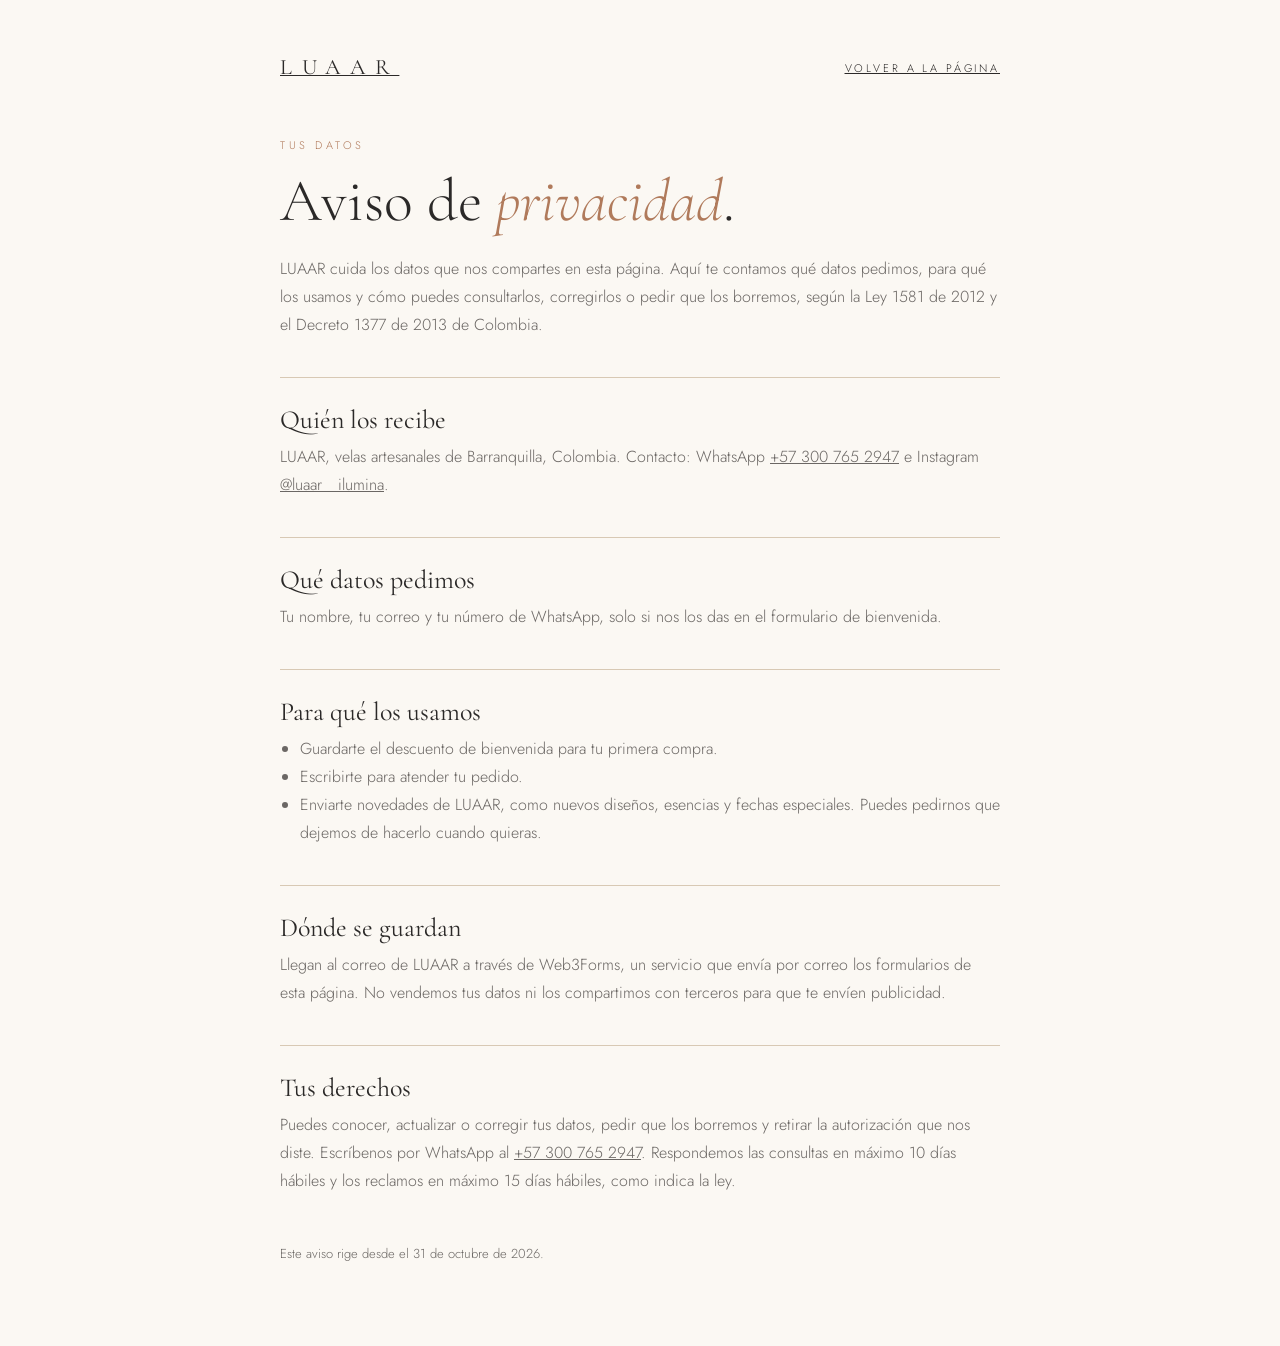
<file: privacidad.html>
<!doctype html>
<html lang="es">
<head>
<meta charset="utf-8">
<meta name="viewport" content="width=device-width, initial-scale=1">
<title>Aviso de privacidad · LUAAR</title>
<meta name="description" content="Cómo cuida LUAAR los datos que compartes en su página: qué pedimos, para qué y cómo consultarlos o pedir que los borremos.">
<meta name="robots" content="noindex">
<link rel="icon" type="image/png" sizes="192x192" href="img/icono-192.png">
<link rel="preconnect" href="https://fonts.googleapis.com">
<link rel="preconnect" href="https://fonts.gstatic.com" crossorigin>
<link href="https://fonts.googleapis.com/css2?family=Cormorant+Garamond:ital,wght@0,300;0,400;1,300&family=Jost:wght@300;400&display=swap" rel="stylesheet">
<style>
:root{--luna:#FBF8F3;--arena:#D8C9B4;--dorado:#C5A469;--brasa:#B07A5B;--humo:#6B6764;--noche:#2B2928;--tinta:#1E1C1B}
*{box-sizing:border-box;margin:0;padding:0}
body{font:300 16px/1.75 'Jost',Arial,sans-serif;color:var(--noche);background:var(--luna);-webkit-font-smoothing:antialiased}
main{width:min(720px,calc(100% - 32px));margin:0 auto;padding:56px 0 80px}
a{color:inherit}
.top{display:flex;justify-content:space-between;align-items:center;margin-bottom:56px;font-size:11px;letter-spacing:.26em;text-transform:uppercase}
.top b{font:400 22px/1 'Cormorant Garamond',Georgia,serif;letter-spacing:.44em}
.cap{font-size:11px;letter-spacing:.32em;text-transform:uppercase;color:var(--brasa)}
h1{font:300 clamp(40px,7vw,60px)/1.05 'Cormorant Garamond',Georgia,serif;margin:14px 0 22px}
h1 em{color:var(--brasa)}
h2{font:400 26px/1.2 'Cormorant Garamond',Georgia,serif;margin:38px 0 8px;padding-top:26px;border-top:1px solid var(--arena)}
p,li{color:var(--humo)}
ul{padding-left:20px}
.fin{margin-top:48px;font-size:13px}
</style>
</head>
<body>
<main>
  <div class="top"><a href="index.html"><b>LUAAR</b></a><a href="index.html">Volver a la página</a></div>
  <p class="cap">Tus datos</p>
  <h1>Aviso de <em>privacidad</em>.</h1>
  <p>LUAAR cuida los datos que nos compartes en esta página. Aquí te contamos qué datos pedimos, para qué los usamos y cómo puedes consultarlos, corregirlos o pedir que los borremos, según la Ley 1581 de 2012 y el Decreto 1377 de 2013 de Colombia.</p>

  <h2>Quién los recibe</h2>
  <p>LUAAR, velas artesanales de Barranquilla, Colombia. Contacto: WhatsApp <a href="https://wa.me/573007652947">+57 300 765 2947</a> e Instagram <a href="https://www.instagram.com/luaar__ilumina/">@luaar__ilumina</a>.</p>

  <h2>Qué datos pedimos</h2>
  <p>Tu nombre, tu correo y tu número de WhatsApp, solo si nos los das en el formulario de bienvenida.</p>

  <h2>Para qué los usamos</h2>
  <ul>
    <li>Guardarte el descuento de bienvenida para tu primera compra.</li>
    <li>Escribirte para atender tu pedido.</li>
    <li>Enviarte novedades de LUAAR, como nuevos diseños, esencias y fechas especiales. Puedes pedirnos que dejemos de hacerlo cuando quieras.</li>
  </ul>

  <h2>Dónde se guardan</h2>
  <p>Llegan al correo de LUAAR a través de Web3Forms, un servicio que envía por correo los formularios de esta página. No vendemos tus datos ni los compartimos con terceros para que te envíen publicidad.</p>

  <h2>Tus derechos</h2>
  <p>Puedes conocer, actualizar o corregir tus datos, pedir que los borremos y retirar la autorización que nos diste. Escríbenos por WhatsApp al <a href="https://wa.me/573007652947">+57 300 765 2947</a>. Respondemos las consultas en máximo 10 días hábiles y los reclamos en máximo 15 días hábiles, como indica la ley.</p>

  <p class="fin">Este aviso rige desde el 31 de octubre de 2026.</p>
</main>
</body>
</html>
</file>
